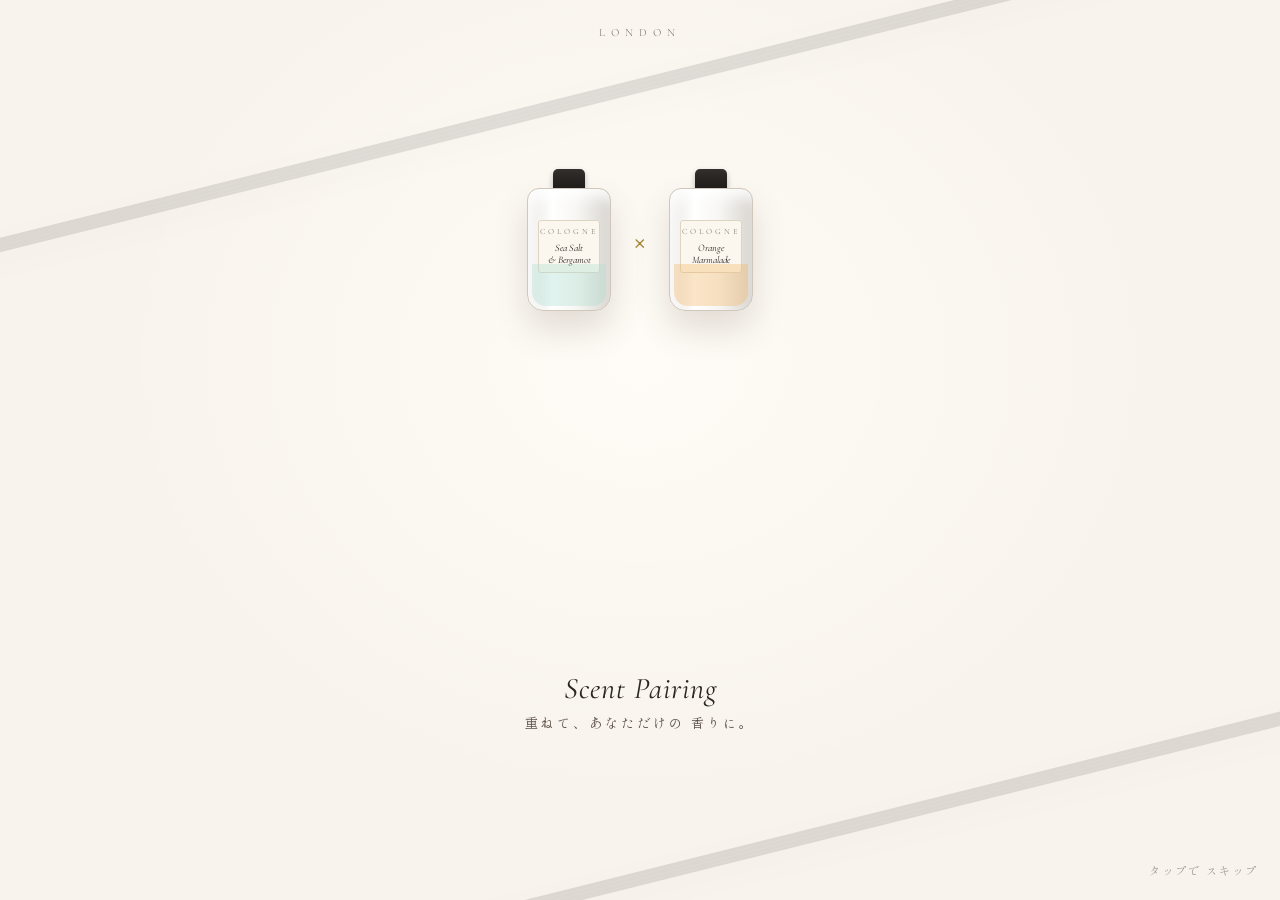
<file: index.html>
<!DOCTYPE html>
<html lang="ja">
<head>
<meta charset="utf-8">
<meta name="viewport" content="width=device-width,initial-scale=1,viewport-fit=cover,user-scalable=no,maximum-scale=1">
<title>Gift Tower</title>
<meta name="description" content="降りてくるギフトを30秒で積み上げる。ぴったり重なるとPerfect。こぼれたら、おしまい。">
<meta name="color-scheme" content="light">
<meta name="theme-color" content="#f8f3ec">
<meta name="mobile-web-app-capable" content="yes">
<meta name="apple-mobile-web-app-capable" content="yes">
<meta name="apple-mobile-web-app-status-bar-style" content="default">
<meta name="apple-mobile-web-app-title" content="Gift Tower">
<link rel="manifest" href="./manifest.webmanifest">
<link rel="apple-touch-icon" href="./icons/icon-180.png">
<link rel="icon" type="image/png" sizes="32x32" href="./icons/favicon-32.png">
<link rel="icon" type="image/png" sizes="192x192" href="./icons/icon-192.png">
<link rel="icon" type="image/svg+xml" href="./icons/icon.svg">
<link rel="preconnect" href="https://fonts.googleapis.com">
<link rel="stylesheet" href="https://fonts.googleapis.com/css2?family=Cormorant+Garamond:ital,wght@0,400;0,500;0,600;1,400;1,500&family=Shippori+Mincho:wght@400;500;600;700&display=swap">
<link rel="stylesheet" href="./styles.css?v=0.3.0">
</head>
<body class="is-title">

<div id="app">
  <canvas id="bg" aria-hidden="true"></canvas>
  <div id="glow" aria-hidden="true"></div>

  <!-- 上部: 積んだ数・ブランド・残り時間 -->
  <header id="top">
    <div class="stat left"><b id="countNum">0</b><span>積んだ数</span></div>
    <div class="center"><div class="brandline" id="brandline">GIFT TOWER</div><div class="itemName" id="itemName"></div></div>
    <div class="stat right"><b id="timeNum">30</b><span>のこり秒</span></div>
  </header>

  <!-- 舞台 -->
  <main id="stage" aria-label="タップして落とす">
    <div id="world">
      <div id="base"><div class="tray"></div><div class="tag">for you</div></div>
      <div id="items"></div>
      <div id="topBow"><i></i><i></i><b></b></div>
    </div>
    <div id="guide"><i id="guideLine"></i><b id="guideShadow"></b></div>
    <div id="crane">
      <div id="ribbonLine"></div>
      <div id="hanging"></div>
    </div>
    <div id="perfectMeter"><i></i></div>
    <div id="whisper" aria-live="polite"><div id="whisperMain"></div><div id="whisperSub"></div></div>
    <div id="tapHint">タップで 落とす</div>
  </main>

  <!-- 下部: 残り時間の線と一言 -->
  <footer id="foot">
    <div class="balance" id="balance"><span class="bl">BALANCE</span><div class="track"><i class="lim l"></i><i class="lim r"></i><i class="mid"></i><b id="balanceDot"></b></div><span class="bl" id="balanceText">安定</span></div>
    <div class="time"><i id="timeFill"></i></div>
    <div class="note" id="footNote">ぴったり重ねると Perfect。重心が外れると こぼれる。</div>
  </footer>

  <!-- オープニング（6秒） -->
  <section id="ad" aria-label="オープニング">
    <div class="adRibbon"></div>
    <div class="adRibbon two"></div>
    <div class="adEyebrow"><span id="adBrandTop">LONDON</span></div>
    <div class="adScene scentScene" id="adScent">
      <div class="adBloom"><div class="wash"></div><svg viewBox="0 0 80 80" id="adBloomIcon"></svg></div>
      <div class="adBottle"><div class="cap"></div><div class="glass"><div class="label"><span class="small">COLOGNE</span><span class="name" id="adScentName">Sea Salt &amp; Bergamot</span></div><div class="liq" id="adLiq"></div></div><div class="shadow"></div></div>
      <div class="adCaption" id="adScentJa">海の塩と ベルガモット</div>
    </div>
    <div class="adScene pairScene" id="adPair">
      <div class="adBottle small a"><div class="cap"></div><div class="glass"><div class="label"><span class="small">COLOGNE</span><span class="name">Sea Salt<br>&amp; Bergamot</span></div><div class="liq" style="background:#a9dccf"></div></div></div>
      <div class="adX">×</div>
      <div class="adBottle small b"><div class="cap"></div><div class="glass"><div class="label"><span class="small">COLOGNE</span><span class="name">Orange<br>Marmalade</span></div><div class="liq" style="background:#f4b563"></div></div></div>
      <div class="adCaption pairCap"><span class="en">Scent Pairing</span><span class="ja">重ねて、あなただけの 香りに。</span></div>
    </div>
    <div class="adScene giftScene" id="adGift">
      <div class="adGiftBox"><div class="g gift"><span class="bow"><i></i></span></div></div>
      <div class="adBrand" id="adBrand">JO MALONE LONDON</div>
      <div class="adTag">a gift, for you</div>
    </div>
    <div class="adSkip" id="adSkip">タップで スキップ</div>
  </section>

  <!-- タイトル -->
  <section id="title">
    <div class="titleInner">
      <div class="eyebrow" id="titleBrand">SCENT PAIRING SALON</div>
      <h1><span class="en">Gift<br>Tower</span><span class="ja">ギフトを 積み上げて</span></h1>
      <p class="lead">リボンに 吊られて 降りてくる ギフトを、<br>30秒で どこまで 積み上げられるか。</p>
      <div class="howto">
        <div><b>1</b><span>揺れる ギフトを <em>タップで 落とす</em></span></div>
        <div><b>2</b><span>影の位置に 落ちる。中心が 合えば <em>Perfect</em></span></div>
        <div><b>3</b><span>重心が 台から 外れると <em>こぼれる</em>。バランス計を 見て</span></div>
      </div>
      <button id="startBtn" class="cta">はじめる</button>
      <div id="titleRank" class="rankBox paper"></div>
      <div class="foot">景品は どなたにも。高く 積むほど 素敵な ものを。</div>
    </div>
  </section>

  <!-- 結果 -->
  <section id="result">
    <div class="card paper">
      <div class="cardTop">
        <div class="eyebrow" id="rKicker">RESULT</div>
        <div class="stampRank" id="rBadge">S</div>
      </div>
      <div class="bigCount"><b id="rCount">0</b><span>個 積み上げた</span></div>
      <div class="rTitle" id="rTitle"></div>
      <div class="cardStats" id="rStats"></div><div class="cardTiers" id="rTiers"></div>
      <div class="cardDivider"></div>
      <div class="prize"><span class="eyebrow">PRIZE</span><b id="rPrize"></b><small>この画面を スタッフに お見せください</small></div>
      <div class="rankBox" id="resultRank"></div>
      <div class="cardBtns">
        <button id="againBtn" class="cta">もう一度</button>
        <button id="nextBtn" class="ghost">次の方へ</button>
      </div>
    </div>
  </section>
</div>

<script src="./game.js?v=0.3.0"></script>
</body>
</html>
</file>
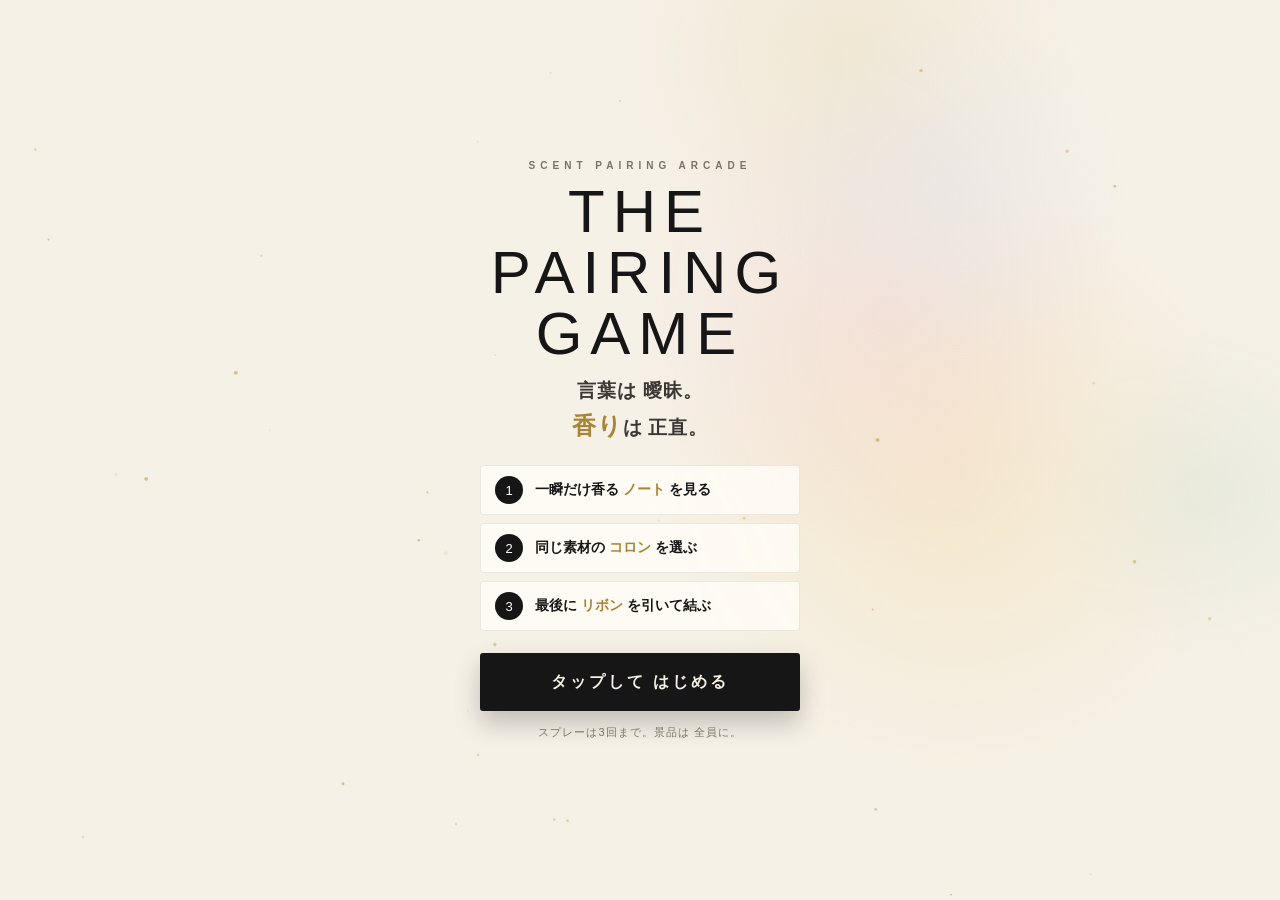
<file: legacy-v0.1/index.html>
<!DOCTYPE html>
<html lang="ja">
<head>
<meta charset="utf-8">
<meta name="viewport" content="width=device-width,initial-scale=1,viewport-fit=cover,user-scalable=no,maximum-scale=1">
<title>THE PAIRING GAME — 香りは一瞬。ノートを逃すな。</title>
<meta name="description" content="言葉は曖昧。香りは正直。一瞬だけ香るノートに合うコロンを選び、ギフトを完成させてリボンを結ぶ。">
<meta name="color-scheme" content="light">
<meta name="theme-color" content="#f6f1e7">
<meta name="mobile-web-app-capable" content="yes">
<meta name="apple-mobile-web-app-capable" content="yes">
<meta name="apple-mobile-web-app-status-bar-style" content="default">
<meta name="apple-mobile-web-app-title" content="PAIRING">
<link rel="stylesheet" href="./styles.css?v=0.1.0">
</head>
<body class="is-title">

<div id="app">
  <canvas id="bg" aria-hidden="true"></canvas>
  <div id="flash" aria-hidden="true"></div>

  <!-- 上部: ギフトの進み具合とスプレー残量 -->
  <header id="topbar">
    <div class="side gift">
      <div class="nm">GIFT</div>
      <div class="pips" id="giftPips" aria-label="ギフトに入ったコロン"><i></i><i></i><i></i></div>
      <div class="sub">箱に入ったコロン</div>
    </div>
    <div class="side you">
      <div class="nm">SPRAY</div>
      <div class="pips sprays" id="sprayPips" aria-label="スプレー残り"><i></i><i></i><i></i></div>
      <div class="sub">スプレー残り</div>
    </div>
  </header>

  <div id="gauges">
    <div class="gauge pairing"><span class="gl">PAIRING</span><div class="bar"><i id="pairFill"></i></div></div>
    <div class="gauge ribbon"><span class="gl">RIBBON</span><div class="bar"><i id="ribbonFill"></i></div></div>
  </div>

  <!-- 中央: お客さまの手紙とギフトボックス -->
  <main id="stage">
    <div id="letter" class="paper"><span id="letterText">…</span></div>

    <div id="boxWrap">
      <svg id="box" viewBox="0 0 240 210" aria-label="ギフトボックス">
        <defs>
          <linearGradient id="creamG" x1="0" y1="0" x2="0" y2="1">
            <stop offset="0" stop-color="#fbf7ee"/><stop offset="1" stop-color="#efe6d3"/>
          </linearGradient>
          <linearGradient id="lidG" x1="0" y1="0" x2="0" y2="1">
            <stop offset="0" stop-color="#fdfaf3"/><stop offset="1" stop-color="#f1e9d8"/>
          </linearGradient>
          <pattern id="grosgrain" width="3" height="4" patternUnits="userSpaceOnUse">
            <rect width="3" height="4" fill="#161616"/><rect y="0" width="3" height="1.2" fill="#2a2a2a"/>
          </pattern>
          <filter id="soft" x="-20%" y="-20%" width="140%" height="140%"><feGaussianBlur stdDeviation="2"/></filter>
          <filter id="glowF" x="-50%" y="-50%" width="200%" height="200%"><feGaussianBlur stdDeviation="5"/></filter>
        </defs>

        <!-- 影 -->
        <ellipse cx="120" cy="196" rx="96" ry="8" fill="#000" opacity="0.08" filter="url(#soft)"/>

        <!-- 箱の中（奥） -->
        <rect x="46" y="96" width="148" height="12" fill="#e2d7c0"/>

        <!-- ボトル3本（正解ごとに現れる） -->
        <g id="slots">
          <g transform="translate(74 64)"><g class="slot" data-i="0">
            <rect class="glass" x="-14" y="16" width="28" height="52" rx="6" fill="#ffffff" stroke="#d9d0bd" stroke-width="1.5"/>
            <rect class="liquid" x="-11" y="34" width="22" height="31" rx="4" fill="#e8dcc0" opacity="0.7"/>
            <rect class="label" x="-10" y="30" width="20" height="24" rx="2" fill="#f6f0e2" stroke="#d9d0bd"/>
            <circle class="chip" cx="0" cy="42" r="5" fill="#c9a961"/>
            <rect x="-6" y="8" width="12" height="10" rx="2" fill="#161616"/>
          </g></g>
          <g transform="translate(120 64)"><g class="slot" data-i="1">
            <rect class="glass" x="-14" y="16" width="28" height="52" rx="6" fill="#ffffff" stroke="#d9d0bd" stroke-width="1.5"/>
            <rect class="liquid" x="-11" y="34" width="22" height="31" rx="4" fill="#e8dcc0" opacity="0.7"/>
            <rect class="label" x="-10" y="30" width="20" height="24" rx="2" fill="#f6f0e2" stroke="#d9d0bd"/>
            <circle class="chip" cx="0" cy="42" r="5" fill="#c9a961"/>
            <rect x="-6" y="8" width="12" height="10" rx="2" fill="#161616"/>
          </g></g>
          <g transform="translate(166 64)"><g class="slot" data-i="2">
            <rect class="glass" x="-14" y="16" width="28" height="52" rx="6" fill="#ffffff" stroke="#d9d0bd" stroke-width="1.5"/>
            <rect class="liquid" x="-11" y="34" width="22" height="31" rx="4" fill="#e8dcc0" opacity="0.7"/>
            <rect class="label" x="-10" y="30" width="20" height="24" rx="2" fill="#f6f0e2" stroke="#d9d0bd"/>
            <circle class="chip" cx="0" cy="42" r="5" fill="#c9a961"/>
            <rect x="-6" y="8" width="12" height="10" rx="2" fill="#161616"/>
          </g></g>
        </g>

        <!-- 箱の本体（手前） -->
        <g id="body">
          <rect x="40" y="104" width="160" height="86" rx="5" fill="url(#creamG)" stroke="#d9cfb9" stroke-width="1.5"/>
          <rect x="110" y="104" width="20" height="86" fill="url(#grosgrain)"/>
          <rect x="40" y="140" width="160" height="14" fill="url(#grosgrain)"/>
          <text x="120" y="176" text-anchor="middle" font-size="7" letter-spacing="2.5" fill="#6d665b" font-family="Helvetica Neue, Arial, sans-serif" id="boxBrand">PAIRING</text>
        </g>

        <!-- フタ（開いている→閉じる） -->
        <g id="lid">
          <rect x="34" y="82" width="172" height="26" rx="4" fill="url(#lidG)" stroke="#d9cfb9" stroke-width="1.5"/>
          <rect x="110" y="82" width="20" height="26" fill="url(#grosgrain)"/>
        </g>

        <!-- 結ばれたリボン（撃破後） -->
        <g id="bow">
          <path d="M120 84 C100 64 84 70 92 84 C98 94 112 90 120 84Z" fill="#161616"/>
          <path d="M120 84 C140 64 156 70 148 84 C142 94 128 90 120 84Z" fill="#161616"/>
          <path d="M120 84 L108 106 L114 108 L120 92 L126 108 L132 106Z" fill="#161616"/>
          <circle cx="120" cy="84" r="5" fill="#2b2b2b"/>
        </g>

        <!-- 完成のきらめき -->
        <g id="sparkles">
          <path class="sp" d="M52 70 l2.5 7 l7 2.5 l-7 2.5 l-2.5 7 l-2.5 -7 l-7 -2.5 l7 -2.5z" fill="#c9a961"/>
          <path class="sp" d="M190 62 l2 5.5 l5.5 2 l-5.5 2 l-2 5.5 l-2 -5.5 l-5.5 -2 l5.5 -2z" fill="#c9a961"/>
          <path class="sp" d="M200 150 l1.6 4.5 l4.5 1.6 l-4.5 1.6 l-1.6 4.5 l-1.6 -4.5 l-4.5 -1.6 l4.5 -1.6z" fill="#c9a961"/>
        </g>
      </svg>

      <!-- 一瞬だけ香るノート -->
      <div id="sign" aria-live="polite">
        <div class="disc"><svg viewBox="0 0 40 40" id="signIcon"></svg></div>
        <div class="lab" id="signLabel"></div>
      </div>
    </div>

    <div id="coach"></div>
    <div id="timeBar"><i id="timeFill"></i></div>
  </main>

  <!-- 下部: コロン3本 -->
  <nav id="controls" aria-label="コロンを選ぶ">
    <button class="pbtn" data-i="0"><span class="bottle"><span class="tag"><svg viewBox="0 0 40 40"></svg></span></span><span class="lab"></span><span class="nm"></span></button>
    <button class="pbtn" data-i="1"><span class="bottle"><span class="tag"><svg viewBox="0 0 40 40"></svg></span></span><span class="lab"></span><span class="nm"></span></button>
    <button class="pbtn" data-i="2"><span class="bottle"><span class="tag"><svg viewBox="0 0 40 40"></svg></span></span><span class="lab"></span><span class="nm"></span></button>
  </nav>

  <!-- 決着表示 -->
  <div id="center" aria-live="assertive"><div id="bigText"></div><div id="subText"></div></div>

  <!-- 最後のリボン -->
  <div id="swipeLayer">
    <div id="ribbonEnd"><i></i><b></b></div>
    <div id="swipeHint">▼ リボンを 引いて 結ぶ</div>
  </div>

  <!-- タイトル -->
  <section id="title">
    <div class="titleInner">
      <div class="kicker" id="titleBrand">SCENT PAIRING ARCADE</div>
      <h1>THE<br>PAIRING<br>GAME</h1>
      <p class="tag">言葉は 曖昧。<br><b>香り</b>は 正直。</p>
      <ol class="rules">
        <li><b>1</b><span>一瞬だけ香る <em>ノート</em> を見る</span></li>
        <li><b>2</b><span>同じ素材の <em>コロン</em> を選ぶ</span></li>
        <li><b>3</b><span>最後に <em>リボン</em> を引いて結ぶ</span></li>
      </ol>
      <button id="startBtn" class="cta">タップして はじめる</button>
      <div id="titleRank" class="rankBox paper"></div>
      <div class="foot">スプレーは3回まで。景品は 全員に。</div>
    </div>
  </section>

  <!-- 結果 -->
  <section id="result">
    <div class="resultInner paper">
      <div class="rKicker" id="rKicker">RESULT</div>
      <div class="rBadge" id="rBadge">S</div>
      <div class="rTitle" id="rTitle"></div>
      <div class="rPrize" id="rPrize"></div>
      <div class="rPair" id="rPair"></div>
      <div class="rStats" id="rStats"></div>
      <div class="rNote">この画面を スタッフに 見せてください</div>
      <div class="rankBox" id="resultRank"></div>
      <div class="rBtns">
        <button id="againBtn" class="cta">もう一度</button>
        <button id="titleBtn" class="ghost">タイトルへ</button>
      </div>
    </div>
  </section>
</div>

<script src="./game.js?v=0.1.0"></script>
</body>
</html>
</file>
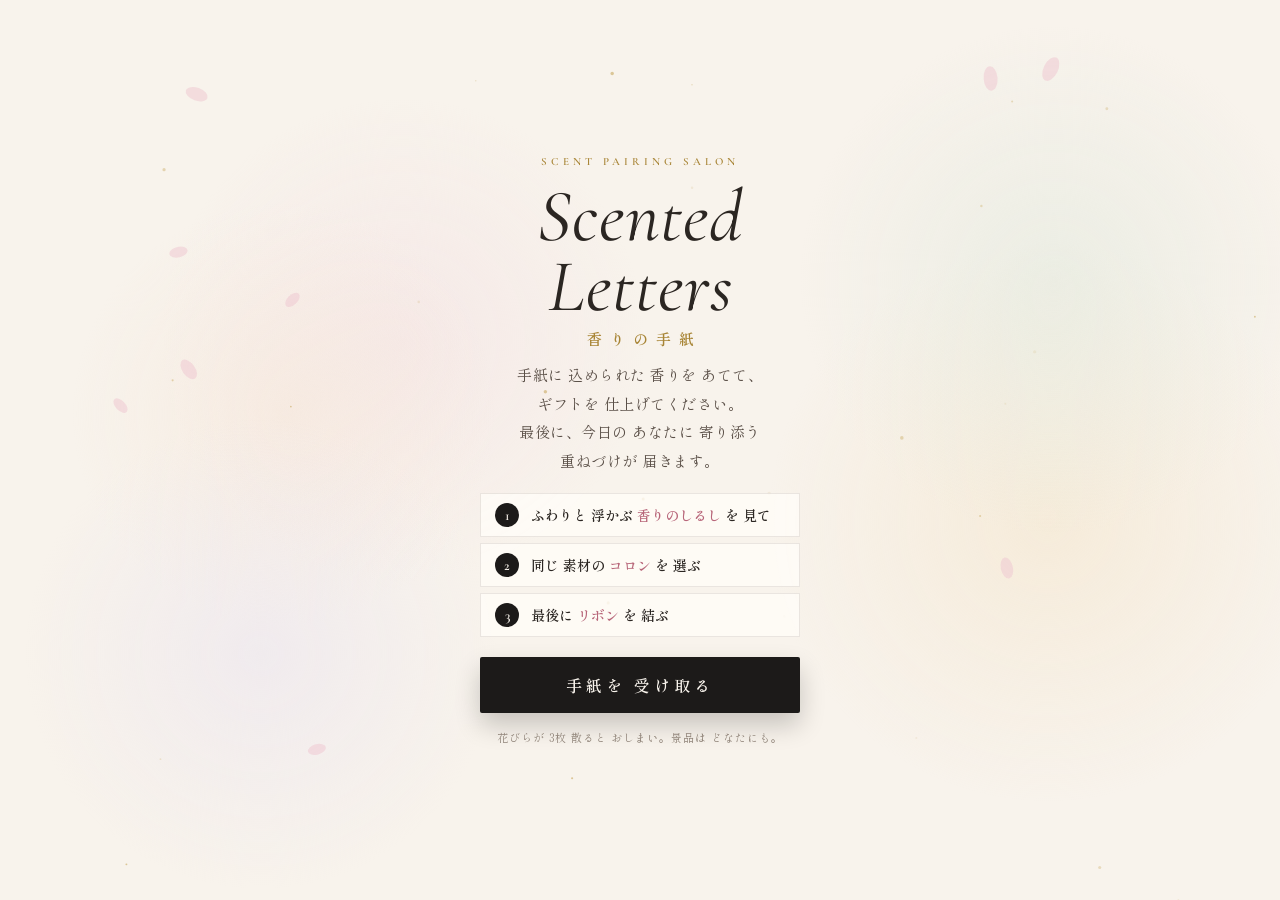
<file: legacy-v0.2/index.html>
<!DOCTYPE html>
<html lang="ja">
<head>
<meta charset="utf-8">
<meta name="viewport" content="width=device-width,initial-scale=1,viewport-fit=cover,user-scalable=no,maximum-scale=1">
<title>Scented Letters</title>
<meta name="description" content="手紙に込められた香りを当ててギフトを仕上げる。最後に、今日のあなたに寄り添う重ねづけが届く。">
<meta name="color-scheme" content="light">
<meta name="theme-color" content="#f8f3ec">
<meta name="mobile-web-app-capable" content="yes">
<meta name="apple-mobile-web-app-capable" content="yes">
<meta name="apple-mobile-web-app-status-bar-style" content="default">
<meta name="apple-mobile-web-app-title" content="Letters">
<link rel="preconnect" href="https://fonts.googleapis.com">
<link rel="stylesheet" href="https://fonts.googleapis.com/css2?family=Cormorant+Garamond:ital,wght@0,400;0,500;0,600;1,400;1,500&family=Shippori+Mincho:wght@400;500;600;700&family=Zen+Kaku+Gothic+New:wght@400;500;700&display=swap">
<link rel="stylesheet" href="./styles.css?v=0.2.0">
</head>
<body class="is-title">

<div id="app">
  <canvas id="bg" aria-hidden="true"></canvas>
  <div id="glow" aria-hidden="true"></div>

  <!-- 上部: 手紙の封蝋（進み具合）と花びら（残り） -->
  <header id="top">
    <div class="seals" id="seals" aria-label="手紙">
      <i></i><i></i><i></i>
    </div>
    <div class="brandline" id="brandline">SCENTED LETTERS</div>
    <div class="flower" id="flower" aria-label="花びら">
      <svg viewBox="0 0 48 48">
        <g class="petals">
          <ellipse class="petal" data-i="0" cx="24" cy="12" rx="7" ry="11"/>
          <ellipse class="petal" data-i="1" cx="13" cy="30" rx="7" ry="11" transform="rotate(-60 13 30)"/>
          <ellipse class="petal" data-i="2" cx="35" cy="30" rx="7" ry="11" transform="rotate(60 35 30)"/>
        </g>
        <circle cx="24" cy="24" r="5" fill="#c9a961"/>
      </svg>
    </div>
  </header>

  <!-- 中央 -->
  <main id="stage">
    <div id="letter" class="paper">
      <div class="seal"></div>
      <div class="from" id="letterFrom">一通目の手紙</div>
      <div class="text" id="letterText">…</div>
      <div class="reply" id="reply"></div>
      <div class="time"><i id="timeFill"></i></div>
    </div>

    <div id="boxWrap">
      <div id="bloom" aria-live="polite">
        <div class="wash"></div>
        <svg viewBox="0 0 80 80" id="bloomIcon"></svg>
        <div class="lab" id="bloomLabel"></div>
      </div>

      <svg id="box" viewBox="0 0 240 200" aria-label="ギフトボックス">
        <defs>
          <linearGradient id="creamG" x1="0" y1="0" x2="0" y2="1"><stop offset="0" stop-color="#fdfaf4"/><stop offset="1" stop-color="#f0e8d9"/></linearGradient>
          <linearGradient id="lidG" x1="0" y1="0" x2="0" y2="1"><stop offset="0" stop-color="#fffdf8"/><stop offset="1" stop-color="#f3ecdd"/></linearGradient>
          <pattern id="grosgrain" width="3" height="4" patternUnits="userSpaceOnUse"><rect width="3" height="4" fill="#1c1a19"/><rect width="3" height="1.2" fill="#2f2c2a"/></pattern>
          <filter id="soft" x="-20%" y="-20%" width="140%" height="140%"><feGaussianBlur stdDeviation="2.5"/></filter>
        </defs>
        <ellipse cx="120" cy="188" rx="92" ry="7" fill="#7a6a50" opacity="0.14" filter="url(#soft)"/>
        <rect x="46" y="92" width="148" height="12" fill="#e4dac6"/>
        <g id="slots">
          <g transform="translate(76 60)"><g class="slot" data-i="0">
            <rect x="-13" y="16" width="26" height="50" rx="7" fill="#fff" stroke="#dcd3c1" stroke-width="1.4"/>
            <rect class="liquid" x="-10" y="34" width="20" height="29" rx="5" fill="#e9dcc2" opacity="0.75"/>
            <rect x="-9" y="29" width="18" height="22" rx="2" fill="#fbf7ee" stroke="#dcd3c1"/>
            <circle class="chip" cx="0" cy="40" r="4.5" fill="#c9a961"/>
            <rect x="-5.5" y="8" width="11" height="10" rx="2.5" fill="#1c1a19"/>
          </g></g>
          <g transform="translate(120 60)"><g class="slot" data-i="1">
            <rect x="-13" y="16" width="26" height="50" rx="7" fill="#fff" stroke="#dcd3c1" stroke-width="1.4"/>
            <rect class="liquid" x="-10" y="34" width="20" height="29" rx="5" fill="#e9dcc2" opacity="0.75"/>
            <rect x="-9" y="29" width="18" height="22" rx="2" fill="#fbf7ee" stroke="#dcd3c1"/>
            <circle class="chip" cx="0" cy="40" r="4.5" fill="#c9a961"/>
            <rect x="-5.5" y="8" width="11" height="10" rx="2.5" fill="#1c1a19"/>
          </g></g>
          <g transform="translate(164 60)"><g class="slot" data-i="2">
            <rect x="-13" y="16" width="26" height="50" rx="7" fill="#fff" stroke="#dcd3c1" stroke-width="1.4"/>
            <rect class="liquid" x="-10" y="34" width="20" height="29" rx="5" fill="#e9dcc2" opacity="0.75"/>
            <rect x="-9" y="29" width="18" height="22" rx="2" fill="#fbf7ee" stroke="#dcd3c1"/>
            <circle class="chip" cx="0" cy="40" r="4.5" fill="#c9a961"/>
            <rect x="-5.5" y="8" width="11" height="10" rx="2.5" fill="#1c1a19"/>
          </g></g>
        </g>
        <g id="body">
          <rect x="40" y="100" width="160" height="82" rx="6" fill="url(#creamG)" stroke="#ddd4c2" stroke-width="1.4"/>
          <rect x="111" y="100" width="18" height="82" fill="url(#grosgrain)"/>
          <rect x="40" y="134" width="160" height="12" fill="url(#grosgrain)"/>
          <rect x="146" y="156" width="34" height="16" rx="2" fill="#fbf7ee" stroke="#c9a961" stroke-width="0.8"/>
          <text x="163" y="167" text-anchor="middle" font-size="6" letter-spacing="1.5" fill="#a88536" font-family="Cormorant Garamond, Georgia, serif" font-style="italic">for you</text>
        </g>
        <g id="lid">
          <rect x="34" y="78" width="172" height="24" rx="5" fill="url(#lidG)" stroke="#ddd4c2" stroke-width="1.4"/>
          <rect x="111" y="78" width="18" height="24" fill="url(#grosgrain)"/>
        </g>
        <g id="bow">
          <path d="M120 80 C98 60 82 66 90 80 C96 91 111 87 120 80Z" fill="#1c1a19"/>
          <path d="M120 80 C142 60 158 66 150 80 C144 91 129 87 120 80Z" fill="#1c1a19"/>
          <path d="M120 80 L109 103 L115 105 L120 89 L125 105 L131 103Z" fill="#1c1a19"/>
          <circle cx="120" cy="80" r="4.5" fill="#33302d"/>
        </g>
        <g id="sparkles">
          <path class="sp" d="M50 66 l2.5 7 l7 2.5 l-7 2.5 l-2.5 7 l-2.5 -7 l-7 -2.5 l7 -2.5z" fill="#c9a961"/>
          <path class="sp" d="M192 58 l2 5.5 l5.5 2 l-5.5 2 l-2 5.5 l-2 -5.5 l-5.5 -2 l5.5 -2z" fill="#e3a9b6"/>
          <path class="sp" d="M204 146 l1.6 4.5 l4.5 1.6 l-4.5 1.6 l-1.6 4.5 l-1.6 -4.5 l-4.5 -1.6 l4.5 -1.6z" fill="#c9a961"/>
        </g>
      </svg>
    </div>
  </main>

  <!-- 下部: トレイの上のコロン -->
  <nav id="tray" aria-label="コロンを選ぶ">
    <button class="pbtn" data-i="0"><span class="bottle"><span class="tag"><svg viewBox="0 0 80 80"></svg></span></span><span class="lab"></span></button>
    <button class="pbtn" data-i="1"><span class="bottle"><span class="tag"><svg viewBox="0 0 80 80"></svg></span></span><span class="lab"></span></button>
    <button class="pbtn" data-i="2"><span class="bottle"><span class="tag"><svg viewBox="0 0 80 80"></svg></span></span><span class="lab"></span></button>
  </nav>

  <!-- そっと出る言葉 -->
  <div id="whisper" aria-live="polite"><div id="whisperMain"></div><div id="whisperSub"></div></div>

  <!-- リボン -->
  <div id="ribbonLayer">
    <div id="ribbonEnd"><i></i><b></b></div>
    <div id="ribbonHint">そっと 下へ 引いて</div>
  </div>

  <!-- タイトル -->
  <section id="title">
    <div class="titleInner">
      <div class="eyebrow" id="titleBrand">SCENT PAIRING SALON</div>
      <h1><span class="en">Scented<br>Letters</span><span class="ja">香りの手紙</span></h1>
      <p class="lead">手紙に 込められた 香りを あてて、<br>ギフトを 仕上げてください。<br>最後に、今日の あなたに 寄り添う<br>重ねづけが 届きます。</p>
      <div class="howto">
        <div><b>1</b><span>ふわりと 浮かぶ <em>香りのしるし</em> を 見て</span></div>
        <div><b>2</b><span>同じ 素材の <em>コロン</em> を 選ぶ</span></div>
        <div><b>3</b><span>最後に <em>リボン</em> を 結ぶ</span></div>
      </div>
      <button id="startBtn" class="cta">手紙を 受け取る</button>
      <div class="collectionNote" id="titleCollection"></div>
      <div class="foot">花びらが 3枚 散ると おしまい。景品は どなたにも。</div>
    </div>
  </section>

  <!-- ペアリングカード -->
  <section id="result">
    <div class="card paper">
      <div class="cardTop">
        <div class="eyebrow">YOUR PAIRING</div>
        <div class="stampRank" id="rBadge">S</div>
      </div>
      <div class="pairName" id="pairName"></div>
      <div class="pairRow" id="pairRow"></div>
      <div class="fortune" id="fortune"></div>
      <div class="cardDivider"></div>
      <div class="cardStats" id="rStats"></div>
      <div class="prize"><span class="eyebrow">PRIZE</span><b id="rPrize"></b><small>この画面を スタッフに お見せください</small></div>
      <div class="collection">
        <div class="eyebrow">MY COLLECTION</div>
        <div class="stamps" id="stamps"></div>
        <div class="collectionMsg" id="collectionMsg"></div>
      </div>
      <div class="cardBtns">
        <button id="againBtn" class="cta">つづけて 遊ぶ</button>
        <button id="nextBtn" class="ghost">次の方へ</button>
      </div>
    </div>
  </section>
</div>

<script src="./game.js?v=0.2.0"></script>
</body>
</html>
</file>
<file: styles.css>
/* ============================================================
   Gift Tower — クリームの箱、黒いグログラン、少しの金、花びら。
   ============================================================ */
:root {
  --cream: #f8f3ec;
  --cream2: #f1e9dc;
  --paper: #fffdf8;
  --line: rgba(60, 40, 30, 0.1);
  --ink: #2b2622;
  --ink2: #5a4f47;
  --muted: #8f8378;
  --rose: #d69aa8;
  --rose2: #b8677a;
  --gold: #c9a961;
  --gold2: #a88536;
  --black: #1c1a19;
  --shadow: 0 14px 34px rgba(90, 60, 40, 0.12);
  --sat: env(safe-area-inset-top, 0px);
  --sab: env(safe-area-inset-bottom, 0px);
  --display: "Cormorant Garamond", "Times New Roman", Georgia, serif;
  --serif: "Shippori Mincho", "Hiragino Mincho ProN", "Yu Mincho", serif;
}

* { box-sizing: border-box; }
html, body { margin: 0; padding: 0; height: 100%; }
body {
  font-family: var(--serif);
  color: var(--ink);
  background: var(--cream);
  overflow: hidden;
  -webkit-user-select: none; user-select: none;
  -webkit-touch-callout: none;
  -webkit-text-size-adjust: 100%;
  touch-action: manipulation;
}
button { font-family: inherit; color: inherit; }
.eyebrow { font-family: var(--display); font-size: 11px; letter-spacing: 4px; color: var(--gold2); font-weight: 600; }
.paper { background: var(--paper); border: 1px solid var(--line); box-shadow: var(--shadow); }

#app {
  position: relative; width: 100%;
  height: 100vh; height: 100dvh;
  max-width: 560px; margin: 0 auto;
  display: grid; grid-template-rows: auto 1fr auto;
  padding: calc(var(--sat) + 12px) 0 calc(var(--sab) + 12px);
  overflow: hidden;
}
#bg { position: fixed; inset: 0; width: 100%; height: 100%; z-index: 0; pointer-events: none; }
#glow {
  position: fixed; inset: 0; z-index: 30; pointer-events: none; opacity: 0;
  background: radial-gradient(circle at 50% 55%, rgba(255,250,240,0.95) 0%, rgba(255,250,240,0.5) 35%, rgba(255,250,240,0) 70%);
}
#glow.on { animation: glow 0.8s ease-out; }
@keyframes glow { 0% { opacity: 0; } 25% { opacity: 1; } 100% { opacity: 0; } }

/* ---------------- 上部 ---------------- */
#top { position: relative; z-index: 2; display: grid; grid-template-columns: 1fr auto 1fr; align-items: center; padding: 0 20px; min-height: 48px; }
#top .center { display: flex; flex-direction: column; align-items: center; gap: 4px; max-width: 200px; }
.itemName { font-family: var(--serif); font-size: 10px; letter-spacing: 0.5px; color: var(--ink2); text-align: center; line-height: 1.3; min-height: 13px; }
.brandline { font-family: var(--display); font-size: 11px; letter-spacing: 3.5px; padding: 0 10px; color: var(--ink2); text-align: center; font-weight: 500; }
.stat { display: flex; flex-direction: column; line-height: 1; }
.stat.right { align-items: flex-end; }
.stat b { font-family: var(--display); font-size: 30px; font-weight: 500; color: var(--ink); font-variant-numeric: tabular-nums; }
.stat span { font-size: 10px; letter-spacing: 2px; color: var(--muted); margin-top: 3px; }
.stat b.pop { animation: statPop 0.35s; }
@keyframes statPop { 0% { transform: scale(1); } 40% { transform: scale(1.25); color: var(--gold2); } 100% { transform: scale(1); } }
.stat b.hurry { color: var(--rose2); }

/* ---------------- 舞台 ---------------- */
#stage { position: relative; z-index: 2; overflow: hidden; min-height: 0; cursor: pointer; }
#world { position: absolute; left: 0; right: 0; bottom: 0; top: 0; transition: transform 0.45s cubic-bezier(.3,.7,.3,1); transform-origin: 50% 100%; }
#world.sway { animation: sway 1.6s ease-in-out infinite alternate; }
@keyframes sway { from { rotate: -0.6deg; } to { rotate: 0.6deg; } }
#world.topple { transition: transform 1.1s cubic-bezier(.5,0,.9,.6); }

#base { position: absolute; left: 50%; bottom: 18px; transform: translateX(-50%); width: 200px; height: 34px; }
#base .tray {
  position: absolute; inset: 0;
  border-radius: 40px 40px 10px 10px / 18px 18px 10px 10px;
  background: linear-gradient(180deg, #fffdf8, #ece4d4);
  border: 1px solid #d9cfbd;
  box-shadow: inset 0 1px 0 #fff, 0 12px 26px rgba(90,60,40,0.14);
}
#base .tray::after { content: ""; position: absolute; left: 50%; top: 0; bottom: 0; width: 14px; transform: translateX(-50%); background: repeating-linear-gradient(180deg, #1c1a19 0 3px, #2f2c2a 3px 4px); opacity: 0.9; border-radius: 0 0 6px 6px; }
#base .tag { position: absolute; right: 12px; top: 8px; font-family: var(--display); font-style: italic; font-size: 10px; letter-spacing: 1px; color: var(--gold2); background: #fbf7ee; border: 1px solid var(--gold); padding: 1px 6px; border-radius: 2px; }

#items { position: absolute; inset: 0; }
.item { position: absolute; left: 0; top: 0; will-change: transform; }
.item.land { animation: land 0.35s cubic-bezier(.2,.8,.3,1.2); }
@keyframes land { 0% { transform: translate(var(--x), var(--y)) scale(1.04, 0.92); } 100% { transform: translate(var(--x), var(--y)) scale(1, 1); } }
.item.slide { transition: transform 0.95s cubic-bezier(.5,0,.9,.5), opacity 0.9s; opacity: 0; }
.item.perfectRing::after { content: ""; position: absolute; inset: -6px; border-radius: 8px; border: 2px solid var(--gold); animation: ring 0.9s ease-out forwards; pointer-events: none; }
.item.greatRing::after { content: ""; position: absolute; inset: -4px; border-radius: 6px; border: 1px solid rgba(168,133,54,0.6); animation: ring 0.7s ease-out forwards; pointer-events: none; }
@keyframes ring { 0% { opacity: 1; transform: scale(0.9); } 100% { opacity: 0; transform: scale(1.35); } }

/* 商品の見た目（クリーム・黒・金） */
.g { position: absolute; inset: 0; }
.g.box { border-radius: 4px; background: linear-gradient(180deg, #fffdf8 0%, #f4ede0 100%); border: 1px solid #d9cfbd; box-shadow: inset 0 1px 0 #fff, 0 6px 14px rgba(90,60,40,0.14); }
.g.box::before { content: ""; position: absolute; top: 0; bottom: 0; left: 50%; width: 22%; transform: translateX(-50%); background: repeating-linear-gradient(180deg, #1c1a19 0 3px, #2f2c2a 3px 4px); }
.g.box.wide::after { content: ""; position: absolute; left: 0; right: 0; top: 46%; height: 16%; background: repeating-linear-gradient(90deg, #1c1a19 0 3px, #2f2c2a 3px 4px); }
.g.box .tint { position: absolute; left: 3px; right: 3px; bottom: 3px; height: 22%; border-radius: 0 0 3px 3px; opacity: 0.35; }
.g.box.intense { background: linear-gradient(180deg, #3a3634, #1c1a19); border-color: #111; }
.g.box.intense::before { background: repeating-linear-gradient(180deg, #f3ecdd 0 3px, #e4dac6 3px 4px); }
.g.box.intense .lbl { color: #d9cfbd; }
.g.tube { border-radius: 6px 16px 16px 6px / 6px 50% 50% 6px; background: linear-gradient(180deg, #fffdf8, #ede5d6); border: 1px solid #d9cfbd; box-shadow: inset 0 1px 0 #fff, 0 6px 14px rgba(90,60,40,0.14); }
.g.tube::before { content: ""; position: absolute; left: 0; top: 18%; bottom: 18%; width: 14%; border-radius: 3px 0 0 3px; background: linear-gradient(#302d2b, #1c1a19); }
.g.tube .lbl { position: absolute; left: 24%; right: 8%; top: 22%; bottom: 22%; font-family: var(--display); font-size: 6.5px; letter-spacing: 0.5px; color: #7a6f63; display: flex; align-items: center; justify-content: center; white-space: nowrap; }
.g.pump { border-radius: 8px 8px 10px 10px; background: linear-gradient(90deg, #e4e6e6 0%, #ffffff 35%, #f4f5f4 65%, #d3d6d5 100%); border: 1px solid #cfc7bb; box-shadow: 0 6px 14px rgba(90,60,40,0.14); }
.g.pump::before { content: ""; position: absolute; left: 34%; width: 14%; top: -14px; height: 18px; background: linear-gradient(#302d2b, #1c1a19); border-radius: 2px 2px 0 0; }
.g.pump::after { content: ""; position: absolute; left: 34%; width: 44%; top: -14px; height: 5px; background: #1c1a19; border-radius: 2px; }
.g.pump .lbl { position: absolute; left: 14%; right: 14%; top: 30%; bottom: 18%; background: #fbf7ee; border: 1px solid #d9cfbd; border-radius: 2px; font-family: var(--display); font-size: 6.5px; letter-spacing: 0.5px; color: #7a6f63; display: flex; align-items: center; justify-content: center; text-align: center; }
.g.pump .liq { position: absolute; left: 3px; right: 3px; bottom: 3px; height: 42%; border-radius: 0 0 8px 8px; opacity: 0.4; }
.g.box .lbl { position: absolute; left: 4px; bottom: 4px; max-width: 37%; overflow: hidden; white-space: nowrap; font-family: var(--display); font-size: 7px; letter-spacing: 0.5px; color: #7a6f63; }
.g.candle { border-radius: 6px 6px 10px 10px; background: linear-gradient(90deg, #e9e4dc 0%, #fbf9f5 30%, #f3efe8 60%, #d9d3c9 100%); border: 1px solid #cfc7bb; box-shadow: inset 0 0 0 1px rgba(255,255,255,0.6), 0 6px 14px rgba(90,60,40,0.14); }
.g.candle::before { content: ""; position: absolute; left: -1px; right: -1px; top: 0; height: 22%; border-radius: 6px 6px 2px 2px; background: linear-gradient(#302d2b, #1c1a19); }
.g.candle .lbl { position: absolute; left: 14%; right: 14%; top: 36%; bottom: 14%; background: #fbf7ee; border: 1px solid #d9cfbd; border-radius: 2px; font-family: var(--display); font-size: 7px; letter-spacing: 1px; color: #7a6f63; display: flex; align-items: center; justify-content: center; text-align: center; }
.g.jar { border-radius: 12px 12px 14px 14px; background: linear-gradient(90deg, #f0ebe2, #fffdf8 40%, #f6f1e8 70%, #e4ded3); border: 1px solid #d9cfbd; box-shadow: 0 6px 14px rgba(90,60,40,0.14); }
.g.jar::before { content: ""; position: absolute; left: -1px; right: -1px; top: 0; height: 34%; border-radius: 12px 12px 2px 2px; background: linear-gradient(#302d2b, #1c1a19); }
.g.jar .lbl { position: absolute; left: 20%; right: 20%; top: 48%; bottom: 14%; background: #fbf7ee; border: 1px solid #d9cfbd; border-radius: 2px; font-family: var(--display); font-size: 7px; letter-spacing: 1px; color: #7a6f63; display: flex; align-items: center; justify-content: center; }
.g.bottle { border-radius: 8px 8px 10px 10px; background: linear-gradient(90deg, #e4e6e6 0%, #ffffff 35%, #f4f5f4 65%, #d3d6d5 100%); border: 1px solid #cfc7bb; box-shadow: 0 6px 14px rgba(90,60,40,0.14); }
.g.bottle::before { content: ""; position: absolute; left: 30%; right: 30%; top: -10px; height: 14px; border-radius: 3px 3px 1px 1px; background: linear-gradient(#302d2b, #1c1a19); }
.g.bottle .lbl { position: absolute; left: 16%; right: 16%; top: 30%; bottom: 16%; background: #fbf7ee; border: 1px solid #d9cfbd; border-radius: 2px; font-family: var(--display); font-size: 7px; letter-spacing: 1px; color: #7a6f63; display: flex; align-items: center; justify-content: center; text-align: center; }
.g.bottle .liq { position: absolute; left: 3px; right: 3px; bottom: 3px; height: 40%; border-radius: 0 0 8px 8px; opacity: 0.4; }
.g.gift { border-radius: 4px; background: linear-gradient(180deg, #fffdf8, #f2ebdd); border: 1px solid #d9cfbd; box-shadow: inset 0 1px 0 #fff, 0 8px 18px rgba(90,60,40,0.16); }
.g.gift::before { content: ""; position: absolute; top: 0; bottom: 0; left: 50%; width: 16%; transform: translateX(-50%); background: repeating-linear-gradient(180deg, #1c1a19 0 3px, #2f2c2a 3px 4px); }
.g.gift::after { content: ""; position: absolute; left: 0; right: 0; top: 42%; height: 18%; background: repeating-linear-gradient(90deg, #1c1a19 0 3px, #2f2c2a 3px 4px); }
.g.gift .bow { position: absolute; left: 50%; top: -12px; width: 40px; height: 22px; transform: translateX(-50%); }
.g.gift .bow::before, .g.gift .bow::after { content: ""; position: absolute; top: 4px; width: 17px; height: 14px; border-radius: 50% 50% 50% 50% / 60% 60% 40% 40%; background: #1c1a19; }
.g.gift .bow::before { left: 1px; transform: rotate(-20deg); }
.g.gift .bow::after { right: 1px; transform: rotate(20deg); }
.g.gift .bow i { position: absolute; left: 50%; top: 7px; width: 7px; height: 7px; transform: translateX(-50%); border-radius: 50%; background: #33302d; }

#topBow { position: absolute; left: 0; top: 0; width: 60px; height: 34px; transform: translate(-50%, -50%) scale(0); transition: transform 0.6s cubic-bezier(.2,.9,.3,1.4); pointer-events: none; }
#topBow.on { transform: translate(-50%, -50%) scale(1); }
#topBow i { position: absolute; top: 6px; width: 26px; height: 20px; border-radius: 50% 50% 50% 50% / 60% 60% 40% 40%; background: #1c1a19; }
#topBow i:first-child { left: 2px; transform: rotate(-22deg); }
#topBow i:nth-child(2) { right: 2px; transform: rotate(22deg); }
#topBow b { position: absolute; left: 50%; top: 10px; width: 10px; height: 10px; transform: translateX(-50%); border-radius: 50%; background: #33302d; }

/* 着地ガイド */
#guide { position: absolute; left: 0; top: 0; width: 0; height: 0; pointer-events: none; will-change: transform; }
#guide.off { display: none; }
#guideLine { position: absolute; left: -0.5px; top: 0; width: 1px; height: var(--len); background: repeating-linear-gradient(180deg, rgba(168,133,54,0.55) 0 4px, transparent 4px 9px); }
#guideShadow { position: absolute; left: 50%; top: var(--len); width: var(--w); height: 10px; transform: translate(-50%, -5px); border-radius: 50%; background: radial-gradient(ellipse at center, rgba(90,60,40,0.22), rgba(90,60,40,0) 70%); }
#guideShadow.tight { background: radial-gradient(ellipse at center, rgba(201,169,97,0.55), rgba(201,169,97,0) 70%); }

/* クレーン（吊りリボン） */
#crane { position: absolute; left: 0; top: 0; width: 0; height: 0; pointer-events: none; will-change: transform; }
#ribbonLine { position: absolute; left: -5px; top: -400px; width: 10px; height: 400px; background: repeating-linear-gradient(180deg, #1c1a19 0 3px, #2f2c2a 3px 4px); box-shadow: 0 0 0 1px rgba(255,255,255,0.6); }
#hanging { position: absolute; left: 0; top: 0; transform: translate(-50%, 0); }
#crane.dropped #ribbonLine { animation: recoil 0.5s ease-out; }
@keyframes recoil { 0% { transform: scaleY(1); } 40% { transform: scaleY(0.92); } 100% { transform: scaleY(1); } }
#crane.hidden { opacity: 0; }

#perfectMeter { position: absolute; left: 50%; bottom: 8px; width: 60px; height: 3px; transform: translateX(-50%); background: rgba(0,0,0,0.06); border-radius: 2px; overflow: hidden; opacity: 0; }
#tapHint { position: absolute; left: 0; right: 0; bottom: 66px; text-align: center; font-size: 12px; letter-spacing: 3px; color: var(--muted); animation: hint 1.4s ease-in-out infinite alternate; pointer-events: none; }
@keyframes hint { from { opacity: 0.4; } to { opacity: 1; } }
#tapHint.off { display: none; }

#whisper { position: absolute; left: 0; right: 0; top: 34%; z-index: 25; text-align: center; pointer-events: none; padding: 0 24px; }
#whisperMain { font-family: var(--display); font-style: italic; font-size: clamp(30px, 9vw, 44px); font-weight: 500; letter-spacing: 2px; color: var(--gold2); text-shadow: 0 0 16px var(--cream), 0 0 32px var(--cream); opacity: 0; }
#whisperMain.ja { font-family: var(--serif); font-style: normal; font-size: clamp(22px, 6.5vw, 30px); font-weight: 600; letter-spacing: 4px; color: var(--ink); }
#whisperSub { margin-top: 6px; font-family: var(--serif); font-size: 13px; letter-spacing: 2px; color: var(--ink2); text-shadow: 0 0 12px var(--cream), 0 0 24px var(--cream); opacity: 0; }
#whisper.on #whisperMain { animation: whisper 1.4s ease-out forwards; }
#whisper.on #whisperSub { animation: whisper 1.4s 0.08s ease-out forwards; }
#whisper.hold #whisperMain, #whisper.hold #whisperSub { animation-fill-mode: forwards; }
@keyframes whisper { 0% { opacity: 0; transform: translateY(8px) scale(0.96); } 18% { opacity: 1; transform: translateY(0) scale(1); } 75% { opacity: 1; } 100% { opacity: 0; transform: translateY(-6px); } }
#whisper.rose #whisperMain { color: var(--rose2); }

/* ---------------- 下部 ---------------- */
#foot { position: relative; z-index: 2; padding: 6px 20px 0; display: flex; flex-direction: column; gap: 8px; }
.balance { display: flex; align-items: center; gap: 10px; }
.balance .bl { font-family: var(--display); font-size: 10px; letter-spacing: 2.5px; color: var(--muted); white-space: nowrap; min-width: 44px; }
.balance .bl:last-child { text-align: right; font-family: var(--serif); letter-spacing: 1px; }
.balance .track { position: relative; flex: 1; height: 14px; }
.balance .track::before { content: ""; position: absolute; left: 0; right: 0; top: 50%; height: 1px; background: rgba(0,0,0,0.1); }
.balance .lim { position: absolute; top: 2px; bottom: 2px; width: 1px; background: rgba(184,103,122,0.5); }
.balance .lim.l { left: 8%; } .balance .lim.r { right: 8%; }
.balance .mid { position: absolute; left: 50%; top: 0; bottom: 0; width: 1px; background: rgba(168,133,54,0.6); }
.balance b { position: absolute; top: 50%; left: 50%; width: 9px; height: 9px; border-radius: 50%; transform: translate(-50%, -50%); background: var(--gold); box-shadow: 0 0 0 2px #fff, 0 2px 6px rgba(0,0,0,0.15); transition: left 0.35s cubic-bezier(.3,.7,.3,1), background 0.3s; }
.balance b.warn { background: var(--rose2); }
.balance.hot .bl:last-child { color: var(--rose2); }
#foot .time { height: 3px; background: rgba(0,0,0,0.07); border-radius: 2px; overflow: hidden; }
#foot .time i { display: block; height: 100%; width: 100%; background: linear-gradient(90deg, var(--gold), var(--rose)); transform-origin: left; }
#foot .note { text-align: center; font-size: 12px; letter-spacing: 1.5px; color: var(--muted); min-height: 16px; }

/* ---------------- タイトル・結果 ---------------- */
#title, #result { position: fixed; inset: 0; z-index: 40; display: none; align-items: center; justify-content: center; padding: calc(var(--sat) + 20px) 22px calc(var(--sab) + 20px); overflow-y: auto; }
body.is-title #title { display: flex; }
body.is-result #result { display: flex; }
body.is-title #stage, body.is-title #top, body.is-title #foot { visibility: hidden; }

.titleInner { width: 100%; max-width: 380px; text-align: center; }
h1 { margin: 14px 0 12px; display: flex; flex-direction: column; align-items: center; gap: 8px; }
h1 .en { font-family: var(--display); font-size: clamp(60px, 17vw, 84px); font-weight: 400; font-style: italic; line-height: 0.92; letter-spacing: 1px; color: var(--ink); text-wrap: balance; }
h1 .ja { font-size: 14px; letter-spacing: 6px; color: var(--gold2); font-weight: 600; margin-left: 6px; }
.lead { font-size: 15px; line-height: 1.9; color: var(--ink2); margin: 10px 0 18px; letter-spacing: 0.5px; }
.howto { display: flex; flex-direction: column; gap: 6px; margin: 0 auto 20px; max-width: 320px; }
.howto div { display: flex; align-items: center; gap: 12px; padding: 9px 14px; background: rgba(255,253,248,0.8); border: 1px solid var(--line); font-size: 14px; font-weight: 600; text-align: left; }
.howto b { width: 24px; height: 24px; border-radius: 50%; flex: 0 0 auto; display: flex; align-items: center; justify-content: center; font-family: var(--display); font-size: 14px; font-weight: 600; background: var(--black); color: var(--cream); }
.howto em { font-style: normal; color: var(--rose2); }
.cta {
  width: 100%; max-width: 320px; min-height: 56px; border: 0; border-radius: 2px;
  font-size: 16px; font-weight: 600; letter-spacing: 4px; color: var(--cream);
  background: var(--black); box-shadow: 0 12px 26px rgba(0,0,0,0.2);
  animation: ctaPulse 2.2s ease-in-out infinite; cursor: pointer;
}
.cta:active { transform: scale(0.98); }
@keyframes ctaPulse { 0%, 100% { transform: scale(1); } 50% { transform: scale(1.015); } }
.ghost { min-height: 46px; border: 1px solid rgba(0,0,0,0.3); border-radius: 2px; background: transparent; font-size: 13px; font-weight: 600; letter-spacing: 3px; color: var(--ink2); padding: 0 22px; cursor: pointer; }
.foot { margin-top: 16px; font-size: 11px; color: var(--muted); letter-spacing: 1px; }

.rankBox { margin: 14px auto 0; max-width: 320px; padding: 10px 14px; font-size: 13px; text-align: left; }
.rankBox:empty { display: none; }
.rankBox .rh { font-family: var(--display); font-size: 10px; font-weight: 600; letter-spacing: 3px; color: var(--gold2); margin-bottom: 6px; }
.rankBox .row { display: flex; justify-content: space-between; padding: 3px 0; font-weight: 600; font-variant-numeric: tabular-nums; }
.rankBox .row.me { color: var(--rose2); }
.rankBox .row span:first-child { color: var(--muted); font-family: var(--display); }

.card { width: 100%; max-width: 400px; padding: 20px 20px 18px; text-align: center; position: relative;
  background: linear-gradient(var(--paper), var(--paper)) padding-box, linear-gradient(135deg, var(--gold), var(--rose), var(--gold)) border-box; border: 1.5px solid transparent; }
.card::before { content: ""; position: absolute; inset: 6px; border: 1px solid rgba(201,169,97,0.35); pointer-events: none; }
.cardTop { display: flex; align-items: center; justify-content: center; gap: 12px; }
.stampRank { width: 34px; height: 34px; border-radius: 50%; display: flex; align-items: center; justify-content: center; font-family: var(--display); font-size: 20px; font-weight: 600; color: var(--cream); background: var(--gold2); box-shadow: 0 0 0 3px #fff, 0 0 0 4px var(--gold); }
.stampRank.A { background: var(--black); box-shadow: 0 0 0 3px #fff, 0 0 0 4px var(--black); }
.stampRank.C { background: #b8ae9d; box-shadow: 0 0 0 3px #fff, 0 0 0 4px #b8ae9d; }
.bigCount { margin: 10px 0 4px; display: flex; align-items: baseline; justify-content: center; gap: 8px; }
.bigCount b { font-family: var(--display); font-size: 72px; font-weight: 500; line-height: 1; color: var(--ink); font-variant-numeric: tabular-nums; }
.bigCount span { font-size: 13px; letter-spacing: 2px; color: var(--ink2); }
.rTitle { font-size: 20px; font-weight: 700; letter-spacing: 3px; color: var(--ink); margin-top: 6px; }
.cardStats { margin-top: 10px; display: flex; justify-content: center; gap: 18px; font-size: 12px; color: var(--muted); letter-spacing: 1px; }
.cardStats b { color: var(--ink); font-family: var(--display); font-size: 18px; font-weight: 600; }
.cardTiers { margin-top: 8px; display: flex; justify-content: center; gap: 14px; font-family: var(--display); font-size: 12px; letter-spacing: 1.5px; color: var(--muted); }
.cardTiers b { color: var(--gold2); font-weight: 600; }
.cardDivider { height: 1px; margin: 14px 10px 10px; background: linear-gradient(90deg, transparent, var(--gold), transparent); }
.prize { display: flex; flex-direction: column; gap: 3px; align-items: center; }
.prize b { font-size: 18px; font-weight: 700; color: var(--rose2); letter-spacing: 2px; }
.prize small { font-size: 11px; color: var(--ink2); letter-spacing: 1px; }
.cardBtns { margin-top: 16px; display: flex; flex-direction: column; gap: 10px; align-items: center; }

@media (prefers-reduced-motion: reduce) {
  *, *::before, *::after { animation-duration: 0.01ms !important; animation-iteration-count: 1 !important; transition-duration: 0.01ms !important; }
}

/* ---------------- オープニング ---------------- */
#ad { position: fixed; inset: 0; z-index: 60; display: none; overflow: hidden; background: var(--cream); cursor: pointer; }
body.is-ad #ad { display: block; }
body.is-ad #title { display: none; }
#ad.out { animation: adOut 0.6s ease forwards; }
@keyframes adOut { to { opacity: 0; } }
#ad::before { content: ""; position: absolute; inset: 0; background: radial-gradient(ellipse at 50% 40%, rgba(255,253,248,0.9), rgba(248,243,236,0) 60%); }
.adRibbon { position: absolute; left: -10%; top: 30%; width: 130%; height: 14px; transform: rotate(-14deg) scaleX(0); transform-origin: left center; background: repeating-linear-gradient(180deg, #1c1a19 0 3px, #2f2c2a 3px 4px); box-shadow: 0 8px 20px rgba(0,0,0,0.12); transition: transform 1.3s cubic-bezier(.6,0,.2,1); }
.adRibbon.two { top: 72%; transform: rotate(-14deg) scaleX(0); transform-origin: right center; transition-delay: 0.15s; }
#ad.s1 .adRibbon { transform: rotate(-14deg) scaleX(1); }
#ad.s2 .adRibbon { opacity: 0.12; transition: transform 1.3s, opacity 0.8s; }
.adEyebrow { position: absolute; left: 0; right: 0; top: calc(var(--sat) + 26px); text-align: center; font-family: var(--display); font-size: 11px; letter-spacing: 6px; color: var(--muted); opacity: 0; transition: opacity 0.8s; }
#ad.s1 .adEyebrow { opacity: 1; }
.adScene { position: absolute; inset: 0; display: flex; flex-direction: column; align-items: center; justify-content: center; gap: 18px; opacity: 0; pointer-events: none; transition: opacity 0.7s ease; }
.adScene.on { opacity: 1; }
.adScene.off { opacity: 0; transition: opacity 0.5s ease; }

.adBloom { position: absolute; width: 260px; height: 260px; display: flex; align-items: center; justify-content: center; transform: translateY(-40px) scale(0.7); opacity: 0; transition: opacity 0.9s, transform 1.4s cubic-bezier(.2,.8,.3,1); }
.scentScene.on .adBloom { opacity: 1; transform: translateY(-40px) scale(1); }
.adBloom .wash { position: absolute; inset: 0; border-radius: 50%; background: radial-gradient(circle at 45% 40%, #fff 0%, var(--c) 45%, transparent 72%); opacity: 0.85; transition: background 0.6s; animation: wash 3s ease-in-out infinite alternate; }
@keyframes wash { from { transform: scale(0.96); } to { transform: scale(1.05); } }
.adBloom svg { width: 150px; height: 150px; position: relative; opacity: 0.55; filter: blur(0.3px); transition: opacity 0.4s; }
.adBloom svg.swap { opacity: 0; }

.adBottle { position: relative; width: 112px; height: 190px; transform: translateY(46px); opacity: 0; transition: transform 1.2s cubic-bezier(.2,.8,.3,1), opacity 0.8s; }
.scentScene.on .adBottle { transform: translateY(0); opacity: 1; }
.adBottle .cap { position: absolute; left: 50%; top: 0; width: 44px; height: 30px; transform: translateX(-50%); border-radius: 5px 5px 2px 2px; background: linear-gradient(#332f2c, #1c1a19); box-shadow: 0 3px 6px rgba(0,0,0,0.25); }
.adBottle .glass { position: absolute; left: 0; right: 0; top: 26px; bottom: 0; border-radius: 12px 12px 16px 16px; background: linear-gradient(90deg, #e7e5e2 0%, #ffffff 30%, #f7f6f3 60%, #d8d5d0 100%); border: 1px solid #cfc7bb; box-shadow: inset 6px 8px 14px rgba(255,255,255,0.9), 0 18px 34px rgba(90,60,40,0.16); overflow: hidden; }
.adBottle .label { position: absolute; left: 12%; right: 12%; top: 26%; height: 44%; background: #fbf7ee; border: 1px solid #ddd4c2; border-radius: 3px; display: flex; flex-direction: column; align-items: center; justify-content: center; gap: 6px; padding: 6px; text-align: center; }
.adBottle .label .small { font-family: var(--display); font-size: 8px; letter-spacing: 3px; color: #8a7f72; }
.adBottle .label .name { font-family: var(--display); font-style: italic; font-size: 13px; line-height: 1.2; color: var(--ink); transition: opacity 0.35s; }
.adBottle .label .name.swap { opacity: 0; }
.adBottle .liq { position: absolute; left: 4px; right: 4px; bottom: 4px; height: 34%; border-radius: 0 0 14px 14px; opacity: 0.35; transition: background 0.6s; }
.adBottle .shadow { position: absolute; left: 10%; right: 10%; bottom: -14px; height: 14px; border-radius: 50%; background: radial-gradient(ellipse, rgba(90,60,40,0.22), rgba(90,60,40,0) 70%); }
.adCaption { font-family: var(--serif); font-size: 15px; letter-spacing: 4px; color: var(--ink2); opacity: 0; transform: translateY(6px); transition: opacity 0.6s, transform 0.8s; }
.adScene.on .adCaption { opacity: 1; transform: translateY(0); }

.pairScene { flex-direction: row; gap: 22px; flex-wrap: wrap; }
.adBottle.small { width: 84px; height: 142px; opacity: 0; }
.adBottle.small .cap { width: 32px; height: 22px; }
.adBottle.small .glass { top: 19px; }
.adBottle.small .label .name { font-size: 10px; }
.adBottle.small.a { transform: translateX(-40px); }
.adBottle.small.b { transform: translateX(40px); }
.pairScene.on .adBottle.small { opacity: 1; transform: translateX(0); }
.adX { font-family: var(--display); font-style: italic; font-size: 34px; color: var(--gold2); opacity: 0; transform: scale(0.5); transition: opacity 0.5s 0.5s, transform 0.7s 0.5s cubic-bezier(.2,.9,.3,1.4); }
.pairScene.on .adX { opacity: 1; transform: scale(1); }
.pairCap { width: 100%; text-align: center; display: flex; flex-direction: column; gap: 6px; transition-delay: 0.8s; }
.pairCap .en { font-family: var(--display); font-style: italic; font-size: 30px; letter-spacing: 1px; color: var(--ink); }
.pairCap .ja { font-size: 13px; letter-spacing: 3px; color: var(--ink2); }

.giftScene { gap: 22px; }
.adGiftBox { position: relative; width: 190px; height: 92px; transform: scale(0.6); opacity: 0; transition: transform 1s cubic-bezier(.2,.9,.3,1.3), opacity 0.6s; }
.giftScene.on .adGiftBox { transform: scale(1); opacity: 1; }
.adGiftBox .g.gift .bow { width: 66px; height: 36px; top: -20px; }
.adGiftBox .g.gift .bow::before, .adGiftBox .g.gift .bow::after { width: 28px; height: 22px; top: 6px; }
.adGiftBox .g.gift .bow i { width: 11px; height: 11px; top: 11px; }
.adBrand { font-family: var(--display); font-size: clamp(22px, 6.5vw, 30px); font-weight: 500; letter-spacing: 9px; color: var(--ink); opacity: 0; transform: translateY(8px); transition: opacity 0.9s 0.3s, transform 1s 0.3s; text-align: center; padding-left: 9px; }
.giftScene.on .adBrand { opacity: 1; transform: translateY(0); }
.adTag { font-family: var(--display); font-style: italic; font-size: 14px; letter-spacing: 3px; color: var(--gold2); opacity: 0; transition: opacity 0.8s 0.7s; }
.giftScene.on .adTag { opacity: 1; }
.adSkip { position: absolute; right: 22px; bottom: calc(var(--sab) + 22px); font-family: var(--serif); font-size: 11px; letter-spacing: 2px; color: var(--muted); opacity: 0; transition: opacity 0.6s; }
#ad.s1 .adSkip { opacity: 0.8; }

/* 公式素材が支給されたときの写真パネル */
.adPhoto { position: absolute; inset: 0; width: 100%; height: 100%; object-fit: cover; animation: kenburns 8s ease-out forwards; }
@keyframes kenburns { from { transform: scale(1.04); } to { transform: scale(1.14); } }
.adScene.hasPhoto::after { content: ""; position: absolute; left: 0; right: 0; bottom: 0; height: 45%; background: linear-gradient(180deg, rgba(248,243,236,0), rgba(248,243,236,0.92)); }
.adScene.hasPhoto .adBottle, .adScene.hasPhoto .adBloom, .adScene.hasPhoto .adX, .adScene.hasPhoto .adGiftBox { display: none; }
.adScene.hasPhoto .adCaption, .adScene.hasPhoto .adBrand, .adScene.hasPhoto .adTag { position: relative; z-index: 1; margin-top: auto; }
.adScene.hasPhoto { justify-content: flex-end; padding-bottom: calc(var(--sab) + 90px); }
.adBrand img { height: 34px; width: auto; display: block; }
</file>
<file: legacy-v0.1/styles.css>
/* ============================================================
   THE PAIRING GAME — クリーム、黒、グログランリボン、少量のゴールド。
   ネオンは使わない。紙と光で見せる。
   ============================================================ */
:root {
  --cream: #f6f1e7;
  --cream2: #efe7d6;
  --paper: rgba(255, 252, 246, 0.86);
  --paperLine: rgba(0, 0, 0, 0.08);
  --ink: #161616;
  --ink2: #3b3733;
  --muted: #7a7267;
  --gold: #c9a961;
  --gold2: #a88536;
  --shadow: 0 12px 30px rgba(60, 45, 20, 0.12);
  --sat: env(safe-area-inset-top, 0px);
  --sab: env(safe-area-inset-bottom, 0px);
  --sans: "Helvetica Neue", "Hiragino Sans", "Noto Sans JP", Arial, sans-serif;
  --serif: "Hiragino Mincho ProN", "Yu Mincho", "Noto Serif JP", Georgia, serif;
}

* { box-sizing: border-box; }
html, body { margin: 0; padding: 0; height: 100%; }
body {
  font-family: var(--sans);
  color: var(--ink);
  background: var(--cream);
  overflow: hidden;
  -webkit-user-select: none; user-select: none;
  -webkit-touch-callout: none;
  -webkit-text-size-adjust: 100%;
  touch-action: manipulation;
}
button { font-family: inherit; color: inherit; }

#app {
  position: relative;
  width: 100%;
  height: 100vh;
  height: 100dvh;
  max-width: 560px;
  margin: 0 auto;
  display: grid;
  grid-template-rows: auto auto 1fr auto;
  padding: calc(var(--sat) + 10px) 16px calc(var(--sab) + 12px);
  gap: 8px;
  overflow: hidden;
}
#app.shake { animation: shake 0.35s; }
@keyframes shake {
  0%, 100% { transform: translate(0, 0); }
  20% { transform: translate(-5px, 1px); }
  40% { transform: translate(5px, -1px); }
  60% { transform: translate(-3px, 1px); }
  80% { transform: translate(3px, 0); }
}

#bg { position: fixed; inset: 0; width: 100%; height: 100%; z-index: 0; pointer-events: none; }
#flash {
  position: fixed; inset: 0; z-index: 30; pointer-events: none;
  background: radial-gradient(circle at 50% 45%, #fff 0%, rgba(255,250,236,0.8) 35%, rgba(255,250,236,0) 72%);
  opacity: 0;
}
#flash.on { animation: flash 0.5s ease-out; }
@keyframes flash { 0% { opacity: 1; } 100% { opacity: 0; } }

.paper {
  background: var(--paper);
  border: 1px solid var(--paperLine);
  border-radius: 6px;
  box-shadow: var(--shadow);
}

/* ---------------- 上部 ---------------- */
#topbar { position: relative; z-index: 2; display: flex; justify-content: space-between; align-items: flex-start; }
.side { display: flex; flex-direction: column; gap: 5px; }
.side.you { align-items: flex-end; }
.side .nm { font-size: 11px; font-weight: 600; letter-spacing: 4px; color: var(--ink2); }
.side .sub { font-size: 10px; color: var(--muted); letter-spacing: 1px; }
.pips { display: flex; gap: 7px; }
.pips i {
  width: 20px; height: 20px; border-radius: 3px;
  background: linear-gradient(160deg, #fbf7ee, #e6dcc6);
  border: 1px solid #d5cab2;
  box-shadow: inset 0 1px 0 #fff;
  transition: transform 0.3s, opacity 0.3s, background 0.3s;
  position: relative;
}
.pips i::after { content: ""; position: absolute; left: 50%; top: 0; bottom: 0; width: 4px; transform: translateX(-50%); background: #161616; opacity: 0.15; }
.pips i.on { background: linear-gradient(160deg, #fff, #f0e6cf); border-color: var(--gold); }
.pips i.on::after { opacity: 1; }
.pips.sprays i {
  border-radius: 50% 50% 50% 50% / 60% 60% 40% 40%;
  background: linear-gradient(160deg, #ffffff, #e9e2d2);
  border-color: #cfc5ae;
}
.pips.sprays i::after { display: none; }
.pips.sprays i.off { opacity: 0.18; transform: scale(0.6); }

#gauges { position: relative; z-index: 2; display: flex; gap: 12px; }
.gauge { flex: 1; display: flex; align-items: center; gap: 8px; }
.gauge .gl { font-size: 9px; font-weight: 600; letter-spacing: 2.5px; color: var(--muted); white-space: nowrap; }
.gauge .bar { flex: 1; height: 6px; border-radius: 999px; overflow: hidden; background: rgba(0,0,0,0.07); }
.gauge .bar i { display: block; height: 100%; width: 0%; border-radius: 999px; transition: width 0.45s cubic-bezier(.2,.9,.3,1.2); }
.gauge.pairing .bar i { background: linear-gradient(90deg, #d6b8c4, #b98a9c); }
.gauge.ribbon .bar i { background: linear-gradient(90deg, #e0c98d, var(--gold)); }
.gauge.ribbon.full .bar i { animation: pulse 0.7s infinite alternate; }
@keyframes pulse { from { filter: brightness(1); } to { filter: brightness(1.25); } }

/* ---------------- 中央 ---------------- */
#stage { position: relative; z-index: 2; display: grid; grid-template-rows: auto 1fr auto auto; gap: 6px; min-height: 0; }
#letter {
  justify-self: center;
  padding: 11px 20px;
  font-family: var(--serif);
  font-size: 16px; font-weight: 600; line-height: 1.45;
  text-align: center;
  min-height: 46px;
  max-width: 100%;
  letter-spacing: 0.5px;
  position: relative;
}
#letter::before { content: ""; position: absolute; left: 14px; right: 14px; top: 5px; height: 1px; background: rgba(0,0,0,0.12); }
#letter.pop { animation: letterPop 0.3s; }
@keyframes letterPop { 0% { transform: translateY(-4px); opacity: 0.6; } 100% { transform: translateY(0); opacity: 1; } }
#letter.story { font-style: italic; }

#boxWrap { position: relative; display: flex; align-items: center; justify-content: center; min-height: 0; }
#box {
  height: 100%; max-height: 320px; width: auto; max-width: 100%;
  transition: transform 0.25s;
}
#box.hit { animation: boxHit 0.4s; }
@keyframes boxHit { 0% { transform: scale(1); } 30% { transform: scale(0.97) translateY(2px); } 100% { transform: scale(1); } }
#box.idle { animation: breathe 3.6s ease-in-out infinite; }
@keyframes breathe { 0%, 100% { transform: translateY(0); } 50% { transform: translateY(-4px); } }

.slot { opacity: 0; transform: translateY(14px); transform-origin: center; transform-box: fill-box; transition: opacity 0.35s, transform 0.45s cubic-bezier(.2,.9,.3,1.3); }
.slot.on { opacity: 1; transform: translateY(0); }
#lid { transform: translateY(-44px) rotate(-5deg); transform-origin: 34px 95px; transform-box: view-box; transition: transform 0.6s cubic-bezier(.4,0,.2,1); }
#box.closed #lid { transform: translateY(0) rotate(0deg); }
#bow { opacity: 0; transform: scale(0.3); transform-origin: center; transform-box: fill-box; transition: opacity 0.3s, transform 0.5s cubic-bezier(.2,.9,.3,1.4); }
#bow.on { opacity: 1; transform: scale(1); }
#sparkles .sp { opacity: 0; transform-origin: center; transform-box: fill-box; }
#sparkles.on .sp { animation: spark 1.6s ease-in-out infinite; }
#sparkles.on .sp:nth-child(2) { animation-delay: 0.5s; }
#sparkles.on .sp:nth-child(3) { animation-delay: 1s; }
@keyframes spark { 0%, 100% { opacity: 0; transform: scale(0.4) rotate(0deg); } 50% { opacity: 1; transform: scale(1.1) rotate(20deg); } }
#box.fading #body, #box.fading #lid { filter: saturate(0.85); }

#sign {
  position: absolute; top: 2px; right: 0;
  display: flex; flex-direction: column; align-items: center; gap: 5px;
  opacity: 0; transform: scale(0.7) translateY(-6px);
  transition: opacity 0.14s, transform 0.2s cubic-bezier(.2,.9,.3,1.3);
  pointer-events: none;
}
#sign.on { opacity: 1; transform: scale(1) translateY(0); }
#sign .disc {
  width: 72px; height: 72px; border-radius: 50%;
  background: radial-gradient(circle at 40% 32%, #ffffff 0%, var(--c) 60%, var(--c2) 100%);
  box-shadow: 0 0 0 3px #fff, 0 0 0 4px var(--c2), 0 0 26px var(--c), 0 10px 20px rgba(0,0,0,0.12);
  display: flex; align-items: center; justify-content: center;
  animation: signPulse 0.9s ease-in-out infinite alternate;
}
@keyframes signPulse { from { box-shadow: 0 0 0 3px #fff, 0 0 0 4px var(--c2), 0 0 14px var(--c), 0 10px 20px rgba(0,0,0,0.12); } to { box-shadow: 0 0 0 3px #fff, 0 0 0 4px var(--c2), 0 0 34px var(--c), 0 10px 20px rgba(0,0,0,0.12); } }
#sign .disc svg { width: 42px; height: 42px; }
#sign .lab {
  font-size: 12px; font-weight: 700; letter-spacing: 1px;
  padding: 3px 10px; border-radius: 3px;
  background: var(--ink); color: #fff;
}

#coach { min-height: 18px; text-align: center; font-size: 12px; font-weight: 500; color: var(--muted); letter-spacing: 0.5px; }
#timeBar { height: 5px; border-radius: 999px; overflow: hidden; background: rgba(0,0,0,0.07); }
#timeBar i { display: block; height: 100%; width: 100%; border-radius: 999px; background: linear-gradient(90deg, var(--gold), var(--ink)); }

/* ---------------- 下部: コロン ---------------- */
#controls { position: relative; z-index: 2; display: flex; gap: 8px; justify-content: space-between; padding-top: 14px; }
.pbtn {
  flex: 1; min-width: 0;
  border: 0; background: none; padding: 4px 2px 6px;
  display: flex; flex-direction: column; align-items: center; gap: 6px;
  -webkit-tap-highlight-color: transparent; cursor: pointer;
  transition: opacity 0.2s;
}
.pbtn .bottle {
  position: relative;
  width: 64px; height: 92px;
  border-radius: 8px 8px 10px 10px;
  background: linear-gradient(160deg, #ffffff 0%, #f7f3ea 45%, #e9e2d2 100%);
  border: 1.5px solid #d9d0bd;
  box-shadow: inset 5px 6px 12px rgba(255,255,255,0.9), inset -6px -4px 10px rgba(0,0,0,0.05), 0 10px 20px rgba(60,45,20,0.12);
  transition: transform 0.12s, box-shadow 0.12s;
  display: flex; align-items: center; justify-content: center;
}
.pbtn .bottle::before {
  content: ""; position: absolute; top: -14px; left: 50%; transform: translateX(-50%);
  width: 26px; height: 16px; border-radius: 3px 3px 2px 2px;
  background: linear-gradient(#2a2a2a, #111);
  box-shadow: 0 2px 4px rgba(0,0,0,0.25);
}
.pbtn .bottle::after {
  content: ""; position: absolute; left: 0; right: 0; bottom: 6px; height: 28px;
  background: var(--c); opacity: 0.32; border-radius: 0 0 8px 8px;
}
.pbtn .tag {
  position: relative; z-index: 1;
  width: 46px; height: 46px; border-radius: 2px;
  background: #fbf7ee; border: 1px solid #d9d0bd;
  display: flex; align-items: center; justify-content: center;
}
.pbtn .tag svg { width: 34px; height: 34px; color: var(--c2); }
.pbtn .lab { font-size: 12px; font-weight: 700; color: var(--ink); letter-spacing: 0.5px; line-height: 1.25; text-align: center; }
.pbtn .nm { font-size: 10px; color: var(--muted); letter-spacing: 0.5px; text-align: center; line-height: 1.3; }
.pbtn.down .bottle { transform: translateY(5px) scale(0.96); box-shadow: inset 5px 6px 12px rgba(255,255,255,0.9), 0 4px 8px rgba(60,45,20,0.12); }
.pbtn:disabled { opacity: 0.55; cursor: default; }
.pbtn.correct .bottle { box-shadow: 0 0 0 3px #fff, 0 0 0 4px var(--c2), 0 0 26px var(--c), 0 10px 20px rgba(60,45,20,0.12); }

/* ---------------- 決着表示 ---------------- */
#center {
  position: fixed; inset: 0; z-index: 25;
  display: flex; flex-direction: column; align-items: center; justify-content: center;
  pointer-events: none; padding: 0 20px; text-align: center;
}
#bigText {
  font-family: var(--serif);
  font-size: clamp(32px, 8.5vw, 46px); font-weight: 700; letter-spacing: 3px;
  color: var(--ink);
  text-shadow: 0 0 18px var(--cream), 0 0 36px var(--cream), 0 0 50px var(--cream);
  opacity: 0;
}
#subText { margin-top: 8px; font-size: 14px; font-weight: 600; letter-spacing: 1px; color: var(--ink2); text-shadow: 0 0 12px var(--cream), 0 0 24px var(--cream); opacity: 0; }
#center.on #bigText { animation: bigPop 1.15s cubic-bezier(.2,.9,.3,1.2) forwards; }
#center.on #subText { animation: subPop 1.15s 0.08s ease-out forwards; }
@keyframes bigPop { 0% { opacity: 0; transform: scale(0.6); } 15% { opacity: 1; transform: scale(1.08); } 30% { transform: scale(1); } 80% { opacity: 1; } 100% { opacity: 0; transform: scale(1.03); } }
@keyframes subPop { 0% { opacity: 0; transform: translateY(8px); } 20% { opacity: 1; transform: translateY(0); } 80% { opacity: 1; } 100% { opacity: 0; } }
#center.tone-hit #bigText { color: var(--gold2); }
#center.tone-miss #bigText { color: var(--muted); }
#center.tone-gold #bigText { color: var(--gold2); }

/* ---------------- 最後のリボン ---------------- */
#swipeLayer { position: fixed; inset: 0; z-index: 20; display: none; touch-action: none; }
#swipeLayer.on { display: block; }
#ribbonEnd {
  position: absolute; left: 50%; top: calc(var(--sat) + 40px);
  width: 40px; height: 170px;
  transform: translate(-50%, 0);
  will-change: transform;
}
#ribbonEnd i {
  position: absolute; left: 0; right: 0; top: 0; height: 150px;
  background: repeating-linear-gradient(180deg, #161616 0 3px, #2c2c2c 3px 4px);
  box-shadow: 0 0 0 2px #fff, 0 12px 26px rgba(0,0,0,0.25);
  animation: ribbonBob 1s ease-in-out infinite alternate;
}
#ribbonEnd b {
  position: absolute; left: 0; right: 0; top: 150px; height: 20px;
  background: #161616;
  clip-path: polygon(0 0, 100% 0, 100% 100%, 50% 55%, 0 100%);
  animation: ribbonBob 1s ease-in-out infinite alternate;
}
@keyframes ribbonBob { from { transform: translateY(0); } to { transform: translateY(8px); } }
#ribbonEnd.pull { transition: transform 0.5s cubic-bezier(.6,0,.9,.4); }
#ribbonEnd.pull i, #ribbonEnd.pull b { animation: none; }
#ribbonEnd.gone { opacity: 0; transition: opacity 0.12s; }
#swipeHint {
  position: absolute; left: 0; right: 0; top: calc(var(--sat) + 232px);
  text-align: center;
  font-family: var(--serif);
  font-size: 22px; font-weight: 700; letter-spacing: 3px; color: var(--ink);
  text-shadow: 0 0 14px var(--cream), 0 0 28px var(--cream);
  animation: hint 0.8s ease-in-out infinite alternate;
}
@keyframes hint { from { transform: translateY(0); opacity: 0.75; } to { transform: translateY(10px); opacity: 1; } }

/* ---------------- タイトル ---------------- */
#title, #result {
  position: fixed; inset: 0; z-index: 40;
  display: none; align-items: center; justify-content: center;
  padding: calc(var(--sat) + 20px) 20px calc(var(--sab) + 20px);
  overflow-y: auto;
}
body.is-title #title { display: flex; }
body.is-result #result { display: flex; }
body.is-title #controls, body.is-title #stage, body.is-title #topbar, body.is-title #gauges { visibility: hidden; }
body.is-swipe #letter { visibility: hidden; }

.titleInner { width: 100%; max-width: 400px; text-align: center; }
.kicker { font-size: 10px; font-weight: 600; letter-spacing: 5px; color: var(--muted); }
h1 {
  margin: 10px 0 12px;
  font-family: var(--sans);
  font-size: clamp(40px, 12vw, 60px); font-weight: 300; letter-spacing: 8px; line-height: 1.02;
  color: var(--ink);
}
.tag { font-family: var(--serif); font-size: 19px; font-weight: 600; line-height: 1.6; margin: 6px 0 20px; color: var(--ink2); letter-spacing: 1px; }
.tag b { color: var(--gold2); font-size: 24px; }
.rules { list-style: none; margin: 0 auto 22px; padding: 0; display: flex; flex-direction: column; gap: 8px; max-width: 320px; }
.rules li {
  display: flex; align-items: center; gap: 12px;
  padding: 10px 14px;
  background: var(--paper); border: 1px solid var(--paperLine); border-radius: 4px;
  font-size: 14px; font-weight: 600; text-align: left;
}
.rules li b {
  width: 28px; height: 28px; border-radius: 50%; flex: 0 0 auto;
  display: flex; align-items: center; justify-content: center;
  background: var(--ink); color: #fff; font-weight: 500; font-size: 13px;
}
.rules em { font-style: normal; color: var(--gold2); }
.cta {
  width: 100%; max-width: 320px;
  min-height: 58px; border: 0; border-radius: 3px;
  font-size: 16px; font-weight: 600; letter-spacing: 3px; color: var(--cream);
  background: var(--ink);
  box-shadow: 0 12px 26px rgba(0,0,0,0.22);
  animation: ctaPulse 1.8s ease-in-out infinite;
  cursor: pointer;
}
.cta:active { transform: scale(0.98); }
@keyframes ctaPulse { 0%, 100% { transform: scale(1); } 50% { transform: scale(1.02); } }
.ghost { min-height: 46px; border: 1px solid rgba(0,0,0,0.3); border-radius: 3px; background: transparent; font-size: 13px; font-weight: 600; letter-spacing: 2px; color: var(--ink2); padding: 0 22px; cursor: pointer; }
.foot { margin-top: 14px; font-size: 11px; color: var(--muted); letter-spacing: 1px; }

.rankBox { margin: 14px auto 0; max-width: 320px; padding: 10px 14px; font-size: 13px; text-align: left; }
.rankBox:empty { display: none; }
.rankBox .rh { font-size: 10px; font-weight: 600; letter-spacing: 2.5px; color: var(--muted); margin-bottom: 6px; }
.rankBox .row { display: flex; justify-content: space-between; padding: 3px 0; font-weight: 600; }
.rankBox .row.me { color: var(--gold2); }
.rankBox .row span:first-child { color: var(--muted); }

/* ---------------- 結果 ---------------- */
.resultInner { width: 100%; max-width: 400px; padding: 22px 20px 18px; text-align: center; background: rgba(255,252,246,0.95); }
.rKicker { font-size: 10px; font-weight: 600; letter-spacing: 5px; color: var(--muted); }
.rBadge {
  width: 90px; height: 90px; margin: 12px auto; border-radius: 50%;
  display: flex; align-items: center; justify-content: center;
  font-family: var(--serif); font-size: 48px; font-weight: 700; color: var(--cream);
  background: linear-gradient(150deg, #d8bc7a, var(--gold2));
  box-shadow: 0 0 0 4px #fff, 0 0 0 5px var(--gold), 0 12px 24px rgba(0,0,0,0.12);
  animation: badgeIn 0.7s cubic-bezier(.2,.9,.3,1.4) both;
}
.rBadge.A { background: linear-gradient(150deg, #3a3a3a, #161616); box-shadow: 0 0 0 4px #fff, 0 0 0 5px #161616, 0 12px 24px rgba(0,0,0,0.12); }
.rBadge.C { background: linear-gradient(150deg, #d9d2c3, #b7ae9b); box-shadow: 0 0 0 4px #fff, 0 12px 24px rgba(0,0,0,0.12); font-size: 36px; }
@keyframes badgeIn { 0% { transform: scale(0.3); opacity: 0; } 100% { transform: scale(1); opacity: 1; } }
.rTitle { font-family: var(--serif); font-size: 26px; font-weight: 700; letter-spacing: 2px; }
.rPrize { margin-top: 8px; font-size: 18px; font-weight: 700; color: var(--gold2); letter-spacing: 1px; }
.rPrize small { display: block; font-size: 10px; color: var(--muted); font-weight: 600; letter-spacing: 3px; }
.rPair { margin: 12px auto 0; max-width: 320px; padding: 10px 12px; border: 1px solid var(--paperLine); border-radius: 4px; background: #fff; font-size: 13px; line-height: 1.5; }
.rPair:empty { display: none; }
.rPair .ph { font-size: 10px; letter-spacing: 3px; color: var(--muted); font-weight: 600; margin-bottom: 4px; }
.rPair .pair { font-family: var(--serif); font-size: 15px; font-weight: 700; }
.rPair .pair i { display: inline-block; width: 10px; height: 10px; border-radius: 50%; margin: 0 4px -1px 0; }
.rStats { margin-top: 10px; display: flex; justify-content: center; gap: 16px; font-size: 12px; font-weight: 600; color: var(--muted); letter-spacing: 0.5px; }
.rStats b { color: var(--ink); font-size: 16px; }
.rNote { margin-top: 12px; font-size: 12px; font-weight: 600; color: var(--ink2); padding: 8px; border-top: 1px solid var(--paperLine); border-bottom: 1px solid var(--paperLine); letter-spacing: 0.5px; }
.rBtns { margin-top: 16px; display: flex; flex-direction: column; gap: 10px; align-items: center; }

@media (max-height: 640px) {
  .pbtn .bottle { width: 54px; height: 76px; }
  .pbtn .tag { width: 40px; height: 40px; }
  #box { max-height: 220px; }
  #letter { font-size: 14px; padding: 8px 14px; }
}
@media (prefers-reduced-motion: reduce) {
  *, *::before, *::after { animation-duration: 0.01ms !important; animation-iteration-count: 1 !important; transition-duration: 0.01ms !important; }
}
</file>
<file: legacy-v0.2/styles.css>
/* ============================================================
   Scented Letters — 手紙、封蝋、花びら、クリームの箱と黒いリボン。
   HUDを置かない。数字を叫ばない。光は柔らかく。
   ============================================================ */
:root {
  --cream: #f8f3ec;
  --cream2: #f1e9dc;
  --paper: #fffdf8;
  --line: rgba(60, 40, 30, 0.1);
  --ink: #2b2622;
  --ink2: #5a4f47;
  --muted: #8f8378;
  --blush: #f1d6db;
  --rose: #d69aa8;
  --rose2: #b8677a;
  --sage: #c8d4c3;
  --gold: #c9a961;
  --gold2: #a88536;
  --black: #1c1a19;
  --shadow: 0 14px 34px rgba(90, 60, 40, 0.12);
  --sat: env(safe-area-inset-top, 0px);
  --sab: env(safe-area-inset-bottom, 0px);
  --display: "Cormorant Garamond", "Times New Roman", Georgia, serif;
  --serif: "Shippori Mincho", "Hiragino Mincho ProN", "Yu Mincho", serif;
  --sans: "Zen Kaku Gothic New", "Hiragino Sans", "Noto Sans JP", sans-serif;
}

* { box-sizing: border-box; }
html, body { margin: 0; padding: 0; height: 100%; }
body {
  font-family: var(--sans);
  color: var(--ink);
  background: var(--cream);
  overflow: hidden;
  -webkit-user-select: none; user-select: none;
  -webkit-touch-callout: none;
  -webkit-text-size-adjust: 100%;
  touch-action: manipulation;
}
button { font-family: inherit; color: inherit; }
.eyebrow { font-family: var(--display); font-size: 11px; letter-spacing: 4px; color: var(--gold2); font-weight: 600; }

#app {
  position: relative;
  width: 100%;
  height: 100vh; height: 100dvh;
  max-width: 560px; margin: 0 auto;
  display: grid; grid-template-rows: auto 1fr auto;
  padding: calc(var(--sat) + 12px) 18px calc(var(--sab) + 14px);
  gap: 10px;
  overflow: hidden;
}
#bg { position: fixed; inset: 0; width: 100%; height: 100%; z-index: 0; pointer-events: none; }
#glow {
  position: fixed; inset: 0; z-index: 30; pointer-events: none; opacity: 0;
  background: radial-gradient(circle at 50% 48%, rgba(255,250,240,0.95) 0%, rgba(255,250,240,0.55) 35%, rgba(255,250,240,0) 70%);
}
#glow.on { animation: glow 0.9s ease-out; }
@keyframes glow { 0% { opacity: 0; } 25% { opacity: 1; } 100% { opacity: 0; } }

.paper { background: var(--paper); border: 1px solid var(--line); box-shadow: var(--shadow); }

/* ---------------- 上部 ---------------- */
#top { position: relative; z-index: 2; display: grid; grid-template-columns: 1fr auto 1fr; align-items: center; min-height: 40px; }
.brandline { font-family: var(--display); font-size: 11px; letter-spacing: 3.5px; padding: 0 10px; color: var(--ink2); text-align: center; font-weight: 500; }
.seals { display: flex; gap: 6px; }
.seals i {
  width: 24px; height: 17px; border-radius: 3px; position: relative;
  background: #fbf7ee; border: 1px solid #ddd4c2;
  transition: all 0.4s;
}
.seals i::before { content: ""; position: absolute; left: 0; right: 0; top: 0; height: 9px; border-radius: 3px 3px 0 0; background: linear-gradient(#fff, #f3ecdd); border-bottom: 1px solid #ddd4c2; clip-path: polygon(0 0, 100% 0, 50% 100%); }
.seals i::after { content: ""; position: absolute; left: 50%; top: 50%; width: 8px; height: 8px; border-radius: 50%; transform: translate(-50%, -30%); background: var(--rose); opacity: 0.35; transition: all 0.4s; }
.seals i.on { border-color: var(--gold); background: #fff; }
.seals i.on::after { background: var(--gold); opacity: 1; box-shadow: 0 0 8px rgba(201,169,97,0.6); }
.flower { justify-self: end; width: 36px; height: 36px; margin-right: 2px; }
.flower svg { width: 100%; height: 100%; overflow: visible; }
.petal { fill: var(--rose); opacity: 0.85; transform-origin: 24px 24px; transform-box: view-box; transition: transform 1.1s cubic-bezier(.4,0,.6,1), opacity 1.1s; }
.petal.gone { opacity: 0; transform: translate(6px, 38px) rotate(70deg); }

/* ---------------- 手紙 ---------------- */
#stage { position: relative; z-index: 2; display: grid; grid-template-rows: auto 1fr; gap: 10px; min-height: 0; }
#letter {
  position: relative;
  padding: 18px 20px 14px;
  border-radius: 3px;
  text-align: center;
  background:
    linear-gradient(var(--paper), var(--paper)) padding-box,
    linear-gradient(135deg, rgba(201,169,97,0.5), rgba(214,154,168,0.35)) border-box;
  border: 1px solid transparent;
}
#letter .seal {
  position: absolute; left: 50%; top: -12px; transform: translateX(-50%);
  width: 24px; height: 24px; border-radius: 50%;
  background: radial-gradient(circle at 35% 35%, #e6b2be, var(--rose2) 70%);
  box-shadow: 0 2px 6px rgba(120,60,80,0.3), inset 0 0 0 5px rgba(255,255,255,0.15);
}
#letter .from { font-family: var(--display); font-size: 11px; letter-spacing: 3px; color: var(--muted); margin-bottom: 6px; }
#letter .text {
  font-family: var(--serif); font-size: 17px; font-weight: 600; line-height: 1.6; letter-spacing: 0.5px; color: var(--ink);
  min-height: 54px; display: flex; align-items: center; justify-content: center;
  transition: opacity 0.35s;
}
#letter.story .text { font-style: italic; color: var(--ink2); }
#letter.turn .text { animation: ink 0.5s ease-out; }
@keyframes ink { from { opacity: 0; transform: translateY(3px); } to { opacity: 1; transform: translateY(0); } }
#letter .reply { min-height: 18px; margin-top: 4px; font-family: var(--serif); font-size: 13px; color: var(--rose2); letter-spacing: 1px; opacity: 0; transition: opacity 0.4s; }
#letter .reply.on { opacity: 1; }
#letter .time { height: 3px; margin-top: 10px; background: rgba(0,0,0,0.06); border-radius: 2px; overflow: hidden; }
#letter .time i { display: block; height: 100%; width: 100%; background: linear-gradient(90deg, var(--gold), var(--rose)); }

/* ---------------- 箱と香りのしるし ---------------- */
#boxWrap { position: relative; display: flex; align-items: center; justify-content: center; min-height: 0; }
#box { height: 100%; max-height: 300px; width: auto; max-width: 100%; transition: transform 0.3s; }
#box.idle { animation: breathe 4s ease-in-out infinite; }
@keyframes breathe { 0%, 100% { transform: translateY(0); } 50% { transform: translateY(-3px); } }
#box.hit { animation: settle 0.5s; }
@keyframes settle { 0% { transform: scale(1); } 35% { transform: scale(0.985) translateY(2px); } 100% { transform: scale(1); } }

.slot { opacity: 0; transform: translateY(-40px); transform-origin: center; transform-box: fill-box; transition: opacity 0.4s, transform 0.7s cubic-bezier(.3,.9,.3,1.1); }
.slot.on { opacity: 1; transform: translateY(0); }
#lid { transform: translateY(-46px) rotate(-4deg); transform-origin: 34px 90px; transform-box: view-box; transition: transform 0.8s cubic-bezier(.4,0,.2,1); }
#box.closed #lid { transform: translateY(0) rotate(0deg); }
#bow { opacity: 0; transform: scale(0.3); transform-origin: center; transform-box: fill-box; transition: opacity 0.35s, transform 0.6s cubic-bezier(.2,.9,.3,1.3); }
#bow.on { opacity: 1; transform: scale(1); }
#sparkles .sp { opacity: 0; transform-origin: center; transform-box: fill-box; }
#sparkles.on .sp { animation: spark 1.8s ease-in-out infinite; }
#sparkles.on .sp:nth-child(2) { animation-delay: 0.6s; }
#sparkles.on .sp:nth-child(3) { animation-delay: 1.2s; }
@keyframes spark { 0%, 100% { opacity: 0; transform: scale(0.4) rotate(0); } 50% { opacity: 1; transform: scale(1) rotate(15deg); } }

#bloom {
  position: absolute; left: 50%; top: 4%; transform: translate(-50%, 0) scale(0.6);
  width: 132px; height: 132px;
  display: flex; align-items: center; justify-content: center;
  opacity: 0; filter: blur(10px);
  transition: opacity 0.35s ease-out, transform 0.55s cubic-bezier(.2,.8,.3,1.2), filter 0.45s;
  pointer-events: none; z-index: 3;
}
#bloom.on { opacity: 1; transform: translate(-50%, 0) scale(1); filter: blur(0); }
#bloom.fade { opacity: 0; transform: translate(-50%, -10px) scale(1.15); filter: blur(14px); transition: opacity 1.1s, transform 1.3s, filter 1.1s; }
#bloom .wash {
  position: absolute; inset: 0; border-radius: 50%;
  background: radial-gradient(circle at 45% 40%, #fff 0%, var(--c) 45%, transparent 72%);
  opacity: 0.9;
  animation: wash 2.2s ease-in-out infinite alternate;
}
@keyframes wash { from { transform: scale(0.96); } to { transform: scale(1.06); } }
#bloom svg { width: 78px; height: 78px; position: relative; filter: drop-shadow(0 4px 8px rgba(0,0,0,0.12)); }
#bloom .lab {
  position: absolute; bottom: -8px; left: 50%; transform: translateX(-50%);
  font-family: var(--serif); font-size: 13px; font-weight: 600; letter-spacing: 2px; white-space: nowrap;
  padding: 3px 12px; border-radius: 999px; background: var(--paper); color: var(--c2); border: 1px solid var(--line);
  box-shadow: 0 3px 10px rgba(0,0,0,0.08);
}

/* ---------------- トレイ ---------------- */
#tray {
  position: relative; z-index: 2;
  display: flex; gap: 6px; justify-content: space-between;
  padding: 26px 10px 10px;
  border-radius: 60px 60px 18px 18px / 30px 30px 18px 18px;
  background: linear-gradient(180deg, rgba(255,253,248,0.5), rgba(241,233,220,0.9));
  border: 1px solid var(--line);
  box-shadow: inset 0 1px 0 #fff, 0 10px 24px rgba(90,60,40,0.08);
}
.pbtn {
  flex: 1; min-width: 0; border: 0; background: none; padding: 0 2px 4px;
  display: flex; flex-direction: column; align-items: center; gap: 8px;
  -webkit-tap-highlight-color: transparent; cursor: pointer; transition: opacity 0.25s;
}
.pbtn .bottle {
  position: relative; width: 62px; height: 88px;
  border-radius: 10px 10px 12px 12px;
  background: linear-gradient(160deg, #ffffff 0%, #faf6ee 45%, #ece4d4 100%);
  border: 1.4px solid #dcd3c1;
  box-shadow: inset 5px 6px 12px rgba(255,255,255,0.95), inset -6px -4px 10px rgba(0,0,0,0.04), 0 10px 18px rgba(90,60,40,0.12);
  display: flex; align-items: center; justify-content: center;
  transition: transform 0.15s, box-shadow 0.15s;
}
.pbtn .bottle::before { content: ""; position: absolute; top: -13px; left: 50%; transform: translateX(-50%); width: 24px; height: 15px; border-radius: 4px 4px 2px 2px; background: linear-gradient(#302d2b, var(--black)); box-shadow: 0 2px 4px rgba(0,0,0,0.25); }
.pbtn .bottle::after { content: ""; position: absolute; left: 0; right: 0; bottom: 6px; height: 26px; background: var(--c); opacity: 0.35; border-radius: 0 0 10px 10px; }
.pbtn .tag { position: relative; z-index: 1; width: 46px; height: 46px; border-radius: 3px; background: #fdfaf3; border: 1px solid #dcd3c1; display: flex; align-items: center; justify-content: center; }
.pbtn .tag svg { width: 38px; height: 38px; }
.pbtn .lab { font-family: var(--serif); font-size: 12px; font-weight: 600; color: var(--ink); letter-spacing: 0.3px; line-height: 1.3; text-align: center; }
.pbtn.down .bottle { transform: translateY(4px) scale(0.97); }
.pbtn:disabled { opacity: 0.6; cursor: default; }
.pbtn.correct .bottle { box-shadow: 0 0 0 3px #fff, 0 0 0 4px var(--gold), 0 0 22px rgba(201,169,97,0.55), 0 10px 18px rgba(90,60,40,0.12); }

/* ---------------- そっと出る言葉 ---------------- */
#whisper { position: fixed; left: 0; right: 0; top: 47%; z-index: 25; text-align: center; pointer-events: none; padding: 0 24px; }
#whisperMain { font-family: var(--serif); font-size: clamp(24px, 6.5vw, 32px); font-weight: 600; letter-spacing: 4px; color: var(--ink); text-shadow: 0 0 16px var(--cream), 0 0 32px var(--cream), 0 0 48px var(--cream); opacity: 0; }
#whisperSub { margin-top: 6px; font-family: var(--serif); font-size: 13px; letter-spacing: 2px; color: var(--ink2); text-shadow: 0 0 12px var(--cream), 0 0 24px var(--cream); opacity: 0; }
#whisper.on #whisperMain { animation: whisper 1.9s ease-out forwards; }
#whisper.on #whisperSub { animation: whisper 1.9s 0.1s ease-out forwards; }
#whisper.hold #whisperMain, #whisper.hold #whisperSub { animation-fill-mode: forwards; }
@keyframes whisper { 0% { opacity: 0; transform: translateY(6px); letter-spacing: 6px; } 18% { opacity: 1; transform: translateY(0); letter-spacing: 4px; } 78% { opacity: 1; } 100% { opacity: 0; transform: translateY(-4px); } }
#whisper.gold #whisperMain { color: var(--gold2); }
#whisper.rose #whisperMain { color: var(--rose2); }

/* ---------------- リボン ---------------- */
#ribbonLayer { position: fixed; inset: 0; z-index: 20; display: none; touch-action: none; }
#ribbonLayer.on { display: block; }
#ribbonEnd { position: absolute; left: 50%; top: calc(var(--sat) + 30px); width: 34px; height: 180px; transform: translate(-50%, 0); will-change: transform; }
#ribbonEnd i { position: absolute; left: 0; right: 0; top: 0; height: 160px; background: repeating-linear-gradient(180deg, #1c1a19 0 3px, #2f2c2a 3px 4px); box-shadow: 0 0 0 2px #fff, 0 12px 26px rgba(0,0,0,0.22); animation: bob 1.2s ease-in-out infinite alternate; }
#ribbonEnd b { position: absolute; left: 0; right: 0; top: 160px; height: 20px; background: #1c1a19; clip-path: polygon(0 0, 100% 0, 100% 100%, 50% 55%, 0 100%); animation: bob 1.2s ease-in-out infinite alternate; }
@keyframes bob { from { transform: translateY(0); } to { transform: translateY(8px); } }
#ribbonEnd.pull { transition: transform 0.55s cubic-bezier(.6,0,.9,.4); }
#ribbonEnd.pull i, #ribbonEnd.pull b { animation: none; }
#ribbonEnd.gone { opacity: 0; transition: opacity 0.15s; }
#ribbonHint { position: absolute; left: 0; right: 0; top: calc(var(--sat) + 232px); text-align: center; font-family: var(--serif); font-size: 19px; font-weight: 600; letter-spacing: 4px; color: var(--ink); text-shadow: 0 0 14px var(--cream), 0 0 28px var(--cream); animation: hint 1s ease-in-out infinite alternate; }
@keyframes hint { from { transform: translateY(0); opacity: 0.7; } to { transform: translateY(8px); opacity: 1; } }

/* ---------------- タイトル ---------------- */
#title, #result { position: fixed; inset: 0; z-index: 40; display: none; align-items: center; justify-content: center; padding: calc(var(--sat) + 20px) 22px calc(var(--sab) + 20px); overflow-y: auto; }
body.is-title #title { display: flex; }
body.is-result #result { display: flex; }
body.is-title #tray, body.is-title #stage, body.is-title #top { visibility: hidden; }
body.is-ribbon #letter { visibility: hidden; }

.titleInner { width: 100%; max-width: 380px; text-align: center; }
h1 { margin: 14px 0 12px; display: flex; flex-direction: column; align-items: center; gap: 6px; }
h1 .en { font-family: var(--display); font-size: clamp(54px, 15vw, 74px); font-weight: 400; font-style: italic; line-height: 0.95; letter-spacing: 1px; color: var(--ink); text-wrap: balance; }
h1 .ja { font-family: var(--serif); font-size: 15px; letter-spacing: 8px; color: var(--gold2); font-weight: 600; margin-left: 8px; }
.lead { font-family: var(--serif); font-size: 15px; line-height: 1.9; color: var(--ink2); margin: 10px 0 18px; letter-spacing: 0.5px; }
.howto { display: flex; flex-direction: column; gap: 6px; margin: 0 auto 20px; max-width: 320px; }
.howto div { display: flex; align-items: center; gap: 12px; padding: 9px 14px; background: rgba(255,253,248,0.8); border: 1px solid var(--line); font-family: var(--serif); font-size: 14px; font-weight: 600; text-align: left; }
.howto b { width: 24px; height: 24px; border-radius: 50%; flex: 0 0 auto; display: flex; align-items: center; justify-content: center; font-family: var(--display); font-size: 14px; font-weight: 600; background: var(--black); color: var(--cream); }
.howto em { font-style: normal; color: var(--rose2); }
.cta {
  width: 100%; max-width: 320px; min-height: 56px; border: 0; border-radius: 2px;
  font-family: var(--serif); font-size: 16px; font-weight: 600; letter-spacing: 4px; color: var(--cream);
  background: var(--black); box-shadow: 0 12px 26px rgba(0,0,0,0.2);
  animation: ctaPulse 2.2s ease-in-out infinite; cursor: pointer;
}
.cta:active { transform: scale(0.98); }
@keyframes ctaPulse { 0%, 100% { transform: scale(1); } 50% { transform: scale(1.015); } }
.ghost { min-height: 46px; border: 1px solid rgba(0,0,0,0.3); border-radius: 2px; background: transparent; font-family: var(--serif); font-size: 13px; font-weight: 600; letter-spacing: 3px; color: var(--ink2); padding: 0 22px; cursor: pointer; }
.foot { margin-top: 16px; font-family: var(--serif); font-size: 11px; color: var(--muted); letter-spacing: 1px; }
.collectionNote { margin-top: 14px; font-family: var(--serif); font-size: 12px; color: var(--gold2); letter-spacing: 1px; }
.collectionNote:empty { display: none; }

/* ---------------- ペアリングカード ---------------- */
.card {
  width: 100%; max-width: 400px; padding: 20px 20px 18px; text-align: center; position: relative;
  background:
    linear-gradient(var(--paper), var(--paper)) padding-box,
    linear-gradient(135deg, var(--gold), var(--rose), var(--gold)) border-box;
  border: 1.5px solid transparent;
}
.card::before { content: ""; position: absolute; inset: 6px; border: 1px solid rgba(201,169,97,0.35); pointer-events: none; }
.cardTop { display: flex; align-items: center; justify-content: center; gap: 12px; }
.stampRank { width: 34px; height: 34px; border-radius: 50%; display: flex; align-items: center; justify-content: center; font-family: var(--display); font-size: 20px; font-weight: 600; color: var(--cream); background: var(--gold2); box-shadow: 0 0 0 3px #fff, 0 0 0 4px var(--gold); }
.stampRank.A { background: var(--black); box-shadow: 0 0 0 3px #fff, 0 0 0 4px var(--black); }
.stampRank.C { background: #b8ae9d; box-shadow: 0 0 0 3px #fff, 0 0 0 4px #b8ae9d; }
.pairName { font-family: var(--serif); font-size: 26px; font-weight: 700; letter-spacing: 3px; margin: 12px 0 6px; color: var(--ink); text-wrap: balance; }
.pairRow { font-family: var(--serif); font-size: 13px; font-weight: 600; line-height: 1.7; color: var(--ink2); }
.pairRow i { display: inline-block; width: 9px; height: 9px; border-radius: 50%; margin: 0 5px -1px 0; }
.pairRow .x { font-family: var(--display); font-style: italic; color: var(--gold2); font-size: 16px; padding: 0 6px; }
.fortune { margin: 12px auto 0; max-width: 300px; font-family: var(--serif); font-size: 14px; line-height: 1.9; color: var(--ink); letter-spacing: 0.5px; padding: 10px 12px; background: linear-gradient(180deg, rgba(241,214,219,0.35), rgba(241,214,219,0.1)); border-radius: 3px; }
.cardDivider { height: 1px; margin: 14px 10px 10px; background: linear-gradient(90deg, transparent, var(--gold), transparent); }
.cardStats { display: flex; justify-content: center; gap: 18px; font-family: var(--serif); font-size: 12px; color: var(--muted); letter-spacing: 1px; }
.cardStats b { color: var(--ink); font-family: var(--display); font-size: 18px; font-weight: 600; }
.prize { margin-top: 12px; display: flex; flex-direction: column; gap: 3px; align-items: center; }
.prize b { font-family: var(--serif); font-size: 18px; font-weight: 700; color: var(--rose2); letter-spacing: 2px; }
.prize small { font-family: var(--serif); font-size: 11px; color: var(--ink2); letter-spacing: 1px; }
.collection { margin-top: 14px; padding-top: 10px; border-top: 1px dashed rgba(201,169,97,0.5); }
.stamps { display: flex; justify-content: center; gap: 8px; margin-top: 8px; flex-wrap: wrap; }
.stamps i {
  width: 36px; height: 36px; border-radius: 50%; display: flex; align-items: center; justify-content: center;
  background: #f3eee4; border: 1px dashed #cfc5b3; opacity: 0.55;
}
.stamps i svg { width: 26px; height: 26px; }
.stamps i.got { opacity: 1; border: 1px solid var(--gold); background: radial-gradient(circle at 40% 35%, #fff, var(--c) 70%); box-shadow: 0 3px 8px rgba(90,60,40,0.12); }
.stamps i.new { animation: stampIn 0.6s cubic-bezier(.2,.9,.3,1.5); }
@keyframes stampIn { 0% { transform: scale(0.2) rotate(-20deg); } 100% { transform: scale(1) rotate(0); } }
.collectionMsg { margin-top: 8px; font-family: var(--serif); font-size: 12px; color: var(--gold2); letter-spacing: 1px; }
.cardBtns { margin-top: 16px; display: flex; flex-direction: column; gap: 10px; align-items: center; }

@media (max-height: 680px) {
  .pbtn .bottle { width: 54px; height: 76px; }
  .pbtn .tag { width: 40px; height: 40px; }
  #box { max-height: 210px; }
  #letter .text { font-size: 15px; min-height: 46px; }
  #bloom { width: 110px; height: 110px; }
}
@media (prefers-reduced-motion: reduce) {
  *, *::before, *::after { animation-duration: 0.01ms !important; animation-iteration-count: 1 !important; transition-duration: 0.01ms !important; }
}
</file>
